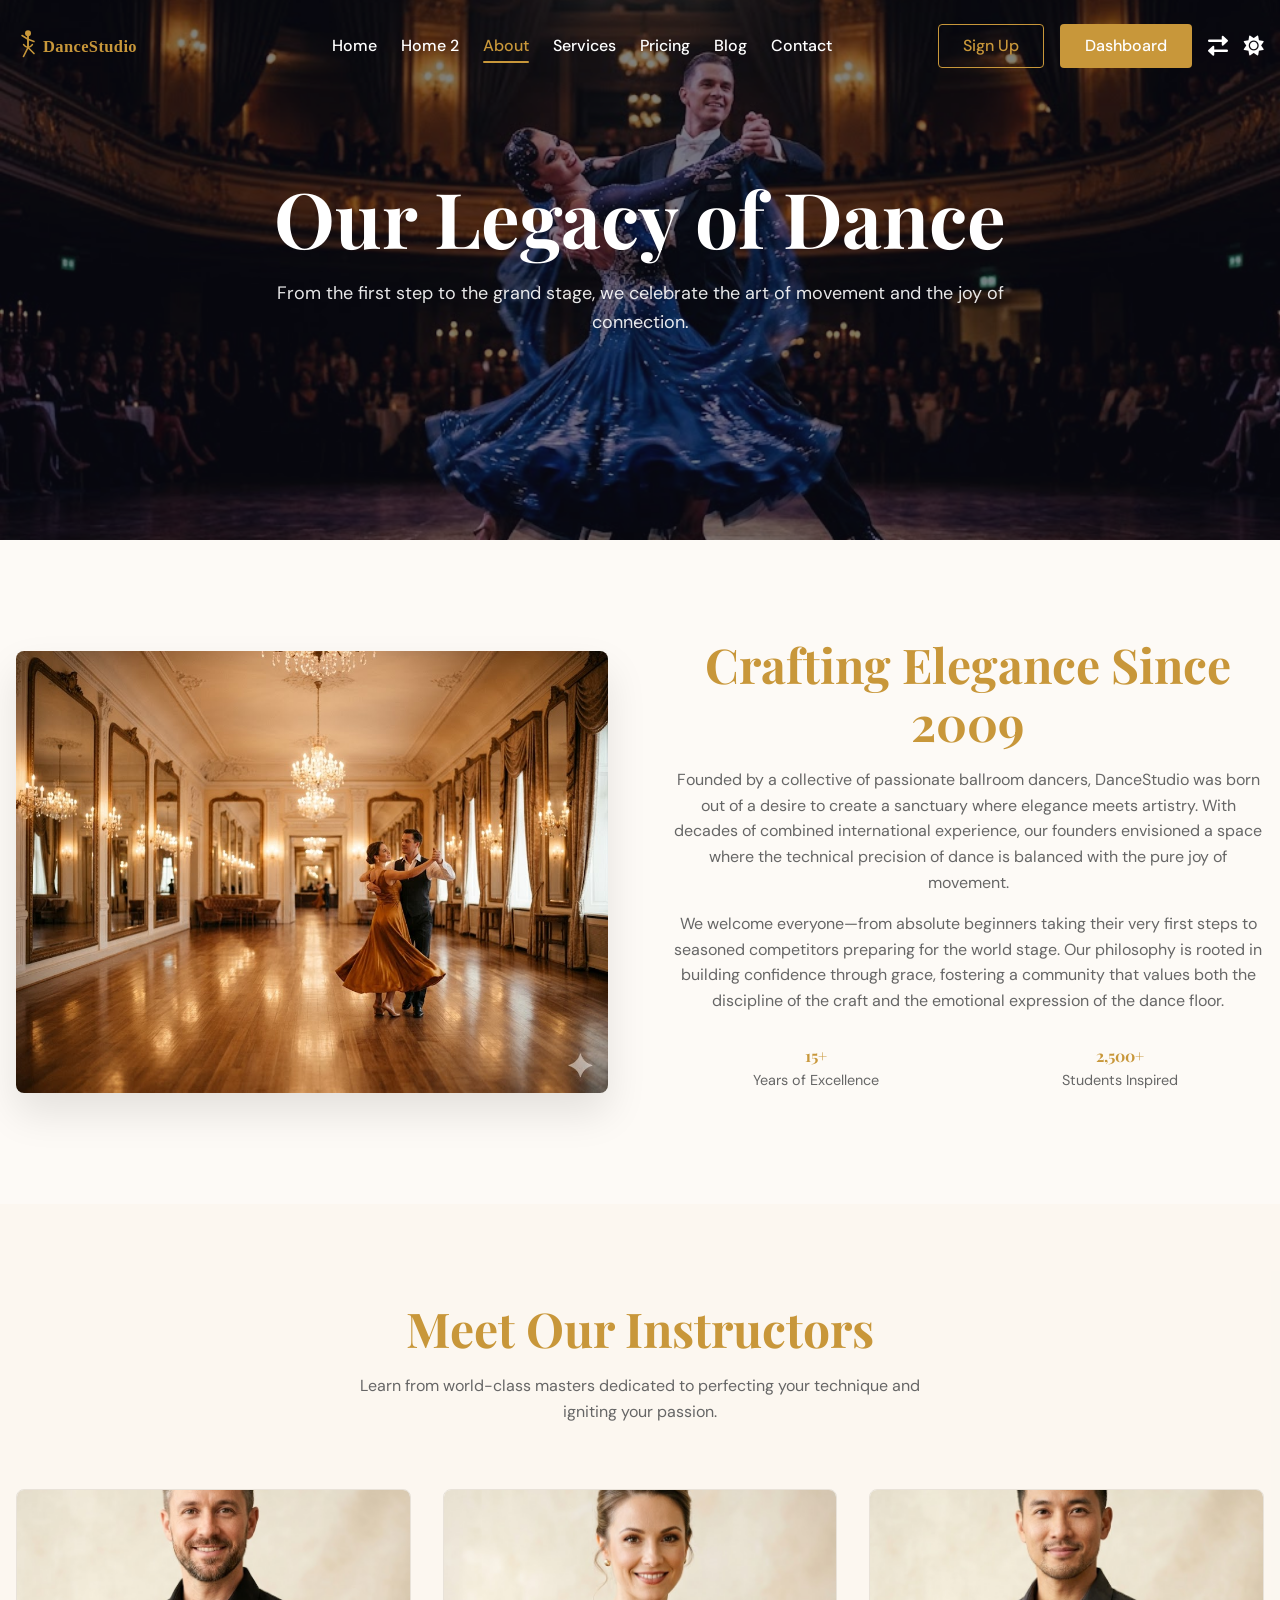
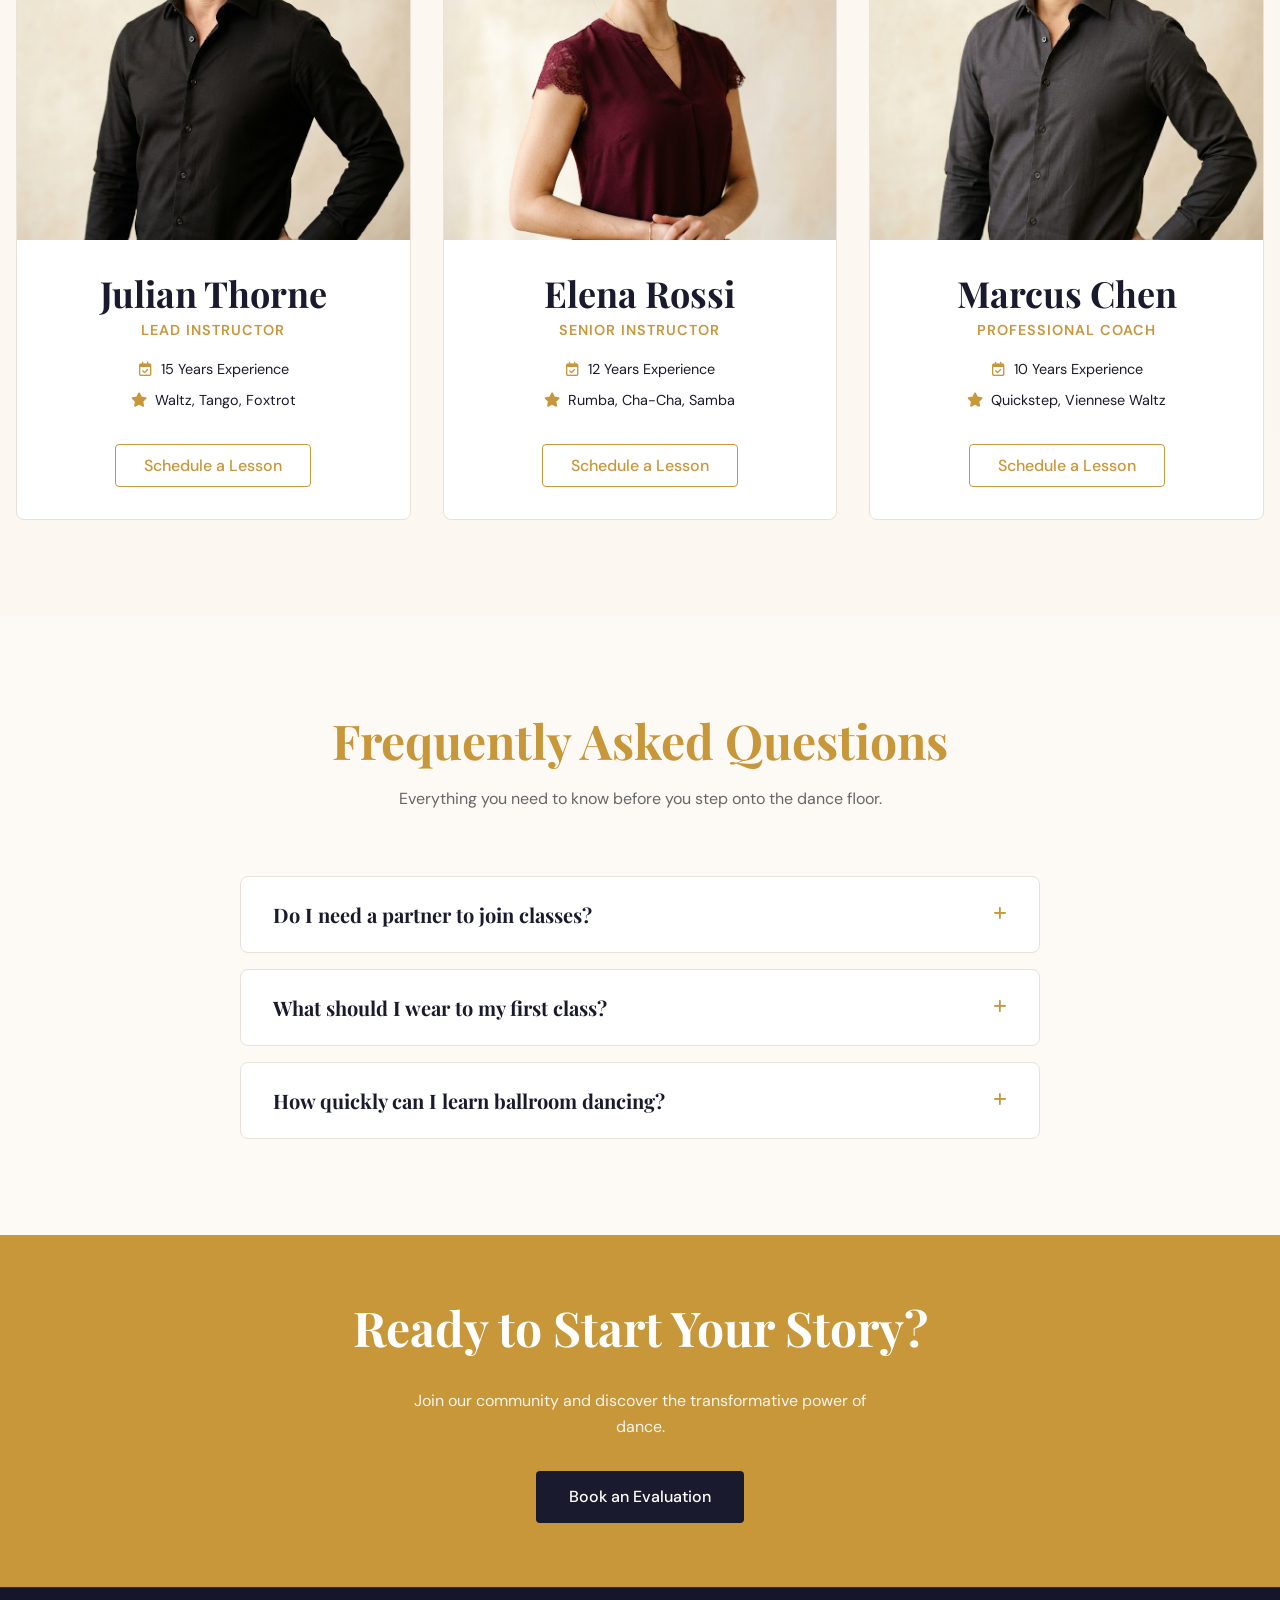
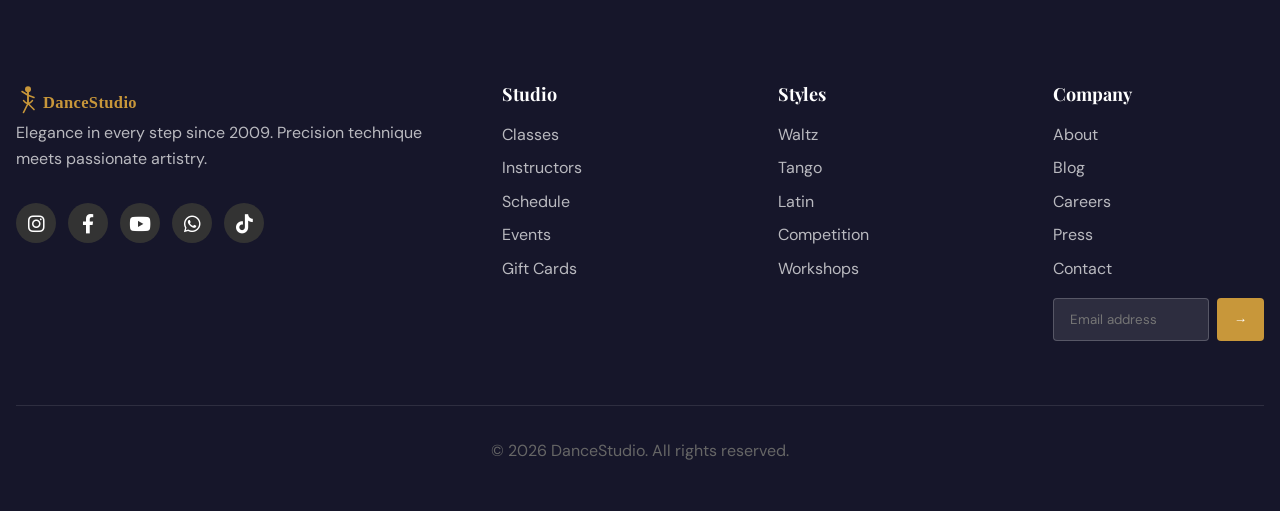
<file: about.html>
<!DOCTYPE html>
<html lang="en" dir="ltr" data-theme="light">

<head>
  <meta charset="UTF-8">
  <meta name="viewport" content="width=device-width, initial-scale=1.0">
  <title>DanceStudio | About Us</title>
  <link rel="icon" type="image/svg+xml" href="assets/images/favicon.svg">
  <meta name="description"
    content="Discover the story and passion behind DanceStudio. Meet our world-class instructors.">
  <link
    href="https://fonts.googleapis.com/css2?family=Playfair+Display:ital,wght@0,400;0,700;1,400&family=DM+Sans:wght@300;400;500;600&display=swap"
    rel="stylesheet">
  <link rel="stylesheet" href="assets/css/style.css">
  <link rel="stylesheet" href="https://cdnjs.cloudflare.com/ajax/libs/font-awesome/6.0.0/css/all.min.css">
  <link rel="stylesheet" href="assets/css/rtl.css">
</head>

<body>

  <!-- Drawer Nav -->
  <div class="drawer-overlay"></div>
  <nav class="nav-drawer">
    <button class="drawer-close" aria-label="Close menu">&times;</button>
    <div class="drawer-links">
      <a href="index.html">Home</a>
      <a href="home2.html">Home 2</a>
      <a href="about.html" class="active">About</a>
      <a href="services.html">Services</a>
      <a href="pricing.html">Pricing</a>
      <a href="blog.html">Blog</a>
      <a href="contact.html">Contact</a>
    </div>
    <div class="drawer-actions">
      <div class="drawer-toggles">
        <button class="btn-icon rtl-toggle" aria-label="Toggle RTL" title="Toggle RTL"><i
            class="fa-solid fa-right-left"></i></button>
        <button class="btn-icon theme-toggle" aria-label="Toggle dark mode" title="Toggle Theme"><i
            class="fa-solid fa-moon"></i></button>
      </div>
      <a href="login.html" class="btn btn-outline" style="padding: 8px 24px;">Sign Up</a>
      <a href="dashboard.html" class="btn btn-primary" style="padding: 8px 24px;">Dashboard</a>
    </div>
  </nav>

  <!-- Main Nav -->
  <nav class="navbar">
    <div class="container">
      <a href="index.html" class="logo">
        <img src="assets/images/logo.svg" alt="DanceStudio" style="height: 36px; width: auto;">
      </a>
      <div class="nav-links">
        <a href="index.html">Home</a>
        <a href="home2.html">Home 2</a>
        <a href="about.html" class="active">About</a>
        <a href="services.html">Services</a>
        <a href="pricing.html">Pricing</a>
        <a href="blog.html">Blog</a>
        <a href="contact.html">Contact</a>
      </div>
      <div class="nav-actions">
        <a href="login.html" class="btn btn-outline" style="padding: 8px 24px;">Sign Up</a>
        <a href="dashboard.html" class="btn btn-primary" style="padding: 8px 24px;">Dashboard</a>
        <button class="btn-icon rtl-toggle" aria-label="Toggle RTL" title="Toggle RTL"><i
            class="fa-solid fa-right-left"></i></button>
        <button class="btn-icon theme-toggle" aria-label="Toggle dark mode" title="Toggle Theme"><i
            class="fa-solid fa-moon"></i></button>
      </div>
      <button class="hamburger" aria-label="Open menu"><i class="fa-solid fa-bars"></i></button>
    </div>
  </nav>

  <!-- Section 1: Hero -->
  <section class="hero" style="background-image: url('assets/images/about-hero.png'); min-height: 400px; height: 60vh;">
    <div class="container">
      <div class="hero-content">
        <h1 class="fade-in-up" style="transition-delay: 150ms;">Our Legacy of Dance</h1>
        <p class="fade-in-up" style="transition-delay: 300ms;">From the first step to the grand stage, we celebrate the
          art of movement and the joy of connection.</p>
      </div>
    </div>
  </section>

  <!-- Section 2: Our Story -->
  <section class="section-padding">
    <div class="container">
      <div class="about-split">
        <div class="fade-in-up">
          <img src="assets/images/about-1.png" alt="Dance Studio" class="about-img">
        </div>
        <div class="fade-in-up" style="transition-delay: 200ms; text-align: center;">
          <h2 class="text-primary mb-4">Crafting Elegance Since 2009</h2>
          <p>Founded by a collective of passionate ballroom dancers, DanceStudio was born out of a desire to create a
            sanctuary where elegance meets artistry. With decades of combined international experience, our founders
            envisioned a space where the technical precision of dance is balanced with the pure joy of movement.</p>
          <p class="mb-6">We welcome everyone—from absolute beginners taking their very first steps to seasoned
            competitors preparing for the world stage. Our philosophy is rooted in building confidence through grace,
            fostering a community that values both the discipline of the craft and the emotional expression of the dance
            floor.</p>
          <div style="display: grid; grid-template-columns: 1fr 1fr; gap: var(--spacing-4); text-align: center;">
            <div>
              <h4 class="text-primary mb-1">15+</h4>
              <p style="font-size: 0.9rem;">Years of Excellence</p>
            </div>
            <div>
              <h4 class="text-primary mb-1">2,500+</h4>
              <p style="font-size: 0.9rem;">Students Inspired</p>
            </div>
          </div>
        </div>
      </div>
    </div>
  </section>

  <!-- Section 3: Instructor Bios -->
  <section class="section-padding" style="background: rgba(200, 151, 58, 0.03);">
    <div class="container">
      <div class="text-center fade-in-up mb-8">
        <h2 class="text-primary">Meet Our Instructors</h2>
        <p style="max-width: 600px; margin: 0 auto;">Learn from world-class masters dedicated to perfecting your
          technique and igniting your passion.</p>
      </div>
      <div class="grid instructors-grid">

        <!-- Instructor 1 -->
        <div class="card instructor-profile-card fade-in-up" style="display: flex; flex-direction: column;">
          <div class="instructor-img-wrapper">
            <img src="assets/images/YOUR_GENERATED_IMAGE_1.jpg" alt="Julian Thorne" class="instructor-img">
          </div>
          <div class="instructor-info" style="flex: 1; display: flex; flex-direction: column; text-align: center;">
            <h3 class="mb-1">Julian Thorne</h3>
            <span class="instructor-title">Lead Instructor</span>
            <div class="instructor-meta" style="align-items: center;">
              <p style="justify-content: center;"><i class="fa-regular fa-calendar-check"></i> 15 Years Experience</p>
              <p style="justify-content: center;"><i class="fa-solid fa-star"></i> Waltz, Tango, Foxtrot</p>
            </div>
            <div style="margin-top: auto; padding-top: var(--spacing-5); text-align: center;">
              <a href="pricing.html" class="btn btn-outline" style="padding: 8px 28px;">Schedule a Lesson</a>
            </div>
          </div>
        </div>

        <!-- Instructor 2 -->
        <div class="card instructor-profile-card fade-in-up"
          style="transition-delay: 100ms; display: flex; flex-direction: column;">
          <div class="instructor-img-wrapper">
            <img src="assets/images/YOUR_GENERATED_IMAGE_2.jpg" alt="Elena Rossi" class="instructor-img">
          </div>
          <div class="instructor-info" style="flex: 1; display: flex; flex-direction: column; text-align: center;">
            <h3 class="mb-1">Elena Rossi</h3>
            <span class="instructor-title">Senior Instructor</span>
            <div class="instructor-meta" style="align-items: center;">
              <p style="justify-content: center;"><i class="fa-regular fa-calendar-check"></i> 12 Years Experience</p>
              <p style="justify-content: center;"><i class="fa-solid fa-star"></i> Rumba, Cha-Cha, Samba</p>
            </div>
            <div style="margin-top: auto; padding-top: var(--spacing-5); text-align: center;">
              <a href="pricing.html" class="btn btn-outline" style="padding: 8px 28px;">Schedule a Lesson</a>
            </div>
          </div>
        </div>

        <!-- Instructor 3 -->
        <div class="card instructor-profile-card fade-in-up"
          style="transition-delay: 200ms; display: flex; flex-direction: column;">
          <div class="instructor-img-wrapper">
            <img src="assets/images/YOUR_GENERATED_IMAGE_3.jpg" alt="Marcus Chen" class="instructor-img">
          </div>
          <div class="instructor-info" style="flex: 1; display: flex; flex-direction: column; text-align: center;">
            <h3 class="mb-1">Marcus Chen</h3>
            <span class="instructor-title">Professional Coach</span>
            <div class="instructor-meta" style="align-items: center;">
              <p style="justify-content: center;"><i class="fa-regular fa-calendar-check"></i> 10 Years Experience</p>
              <p style="justify-content: center;"><i class="fa-solid fa-star"></i> Quickstep, Viennese Waltz</p>
            </div>
            <div style="margin-top: auto; padding-top: var(--spacing-5); text-align: center;">
              <a href="pricing.html" class="btn btn-outline" style="padding: 8px 28px;">Schedule a Lesson</a>
            </div>
          </div>
        </div>

      </div>
    </div>
  </section>

  <!-- Section 4: FAQ Section -->
  <section class="section-padding">
    <div class="container">
      <div class="text-center fade-in-up mb-8">
        <h2 class="text-primary">Frequently Asked Questions</h2>
        <p style="max-width: 600px; margin: 0 auto;">Everything you need to know before you step onto the dance floor.
        </p>
      </div>
      <div class="faq-container fade-in-up" style="max-width: 800px; margin: 0 auto;">

        <div class="faq-item">
          <button class="faq-question">
            <span>Do I need a partner to join classes?</span>
            <i class="fa-solid fa-plus"></i>
          </button>
          <div class="faq-answer">
            <p>No partner is required! We rotate students in group classes to ensure everyone gets to dance and learn
              how to lead or follow with different partners. It's a great way to meet people and improve your
              versatility as a dancer.</p>
          </div>
        </div>

        <div class="faq-item">
          <button class="faq-question">
            <span>What should I wear to my first class?</span>
            <i class="fa-solid fa-plus"></i>
          </button>
          <div class="faq-answer">
            <p>Wear comfortable clothing that allows for easy movement. For footwear, we recommend leather-soled shoes
              or formal shoes. Avoid rubber soles (like sneakers) as they can grip the floor too much. Once you're
              regular, we can recommend professional dance shoes.</p>
          </div>
        </div>

        <div class="faq-item">
          <button class="faq-question">
            <span>How quickly can I learn ballroom dancing?</span>
            <i class="fa-solid fa-plus"></i>
          </button>
          <div class="faq-answer">
            <p>Everyone learns at their own pace, but most students feel comfortable with basic steps after 4-6 lessons.
              Consistency is key to building muscle memory and confidence. We offer personalized tracks to help you
              reach your specific goals faster.</p>
          </div>
        </div>

      </div>
    </div>
  </section>

  <!-- Section 5: CTA Banner -->
  <section class="cta-banner fade-in-up">
    <div class="container" style="display: flex; flex-direction: column; align-items: center; text-align: center;">
      <h2>Ready to Start Your Story?</h2>
      <p class="mb-6" style="max-width: 500px; color: rgba(255,255,255,0.9);">Join our community and discover the
        transformative power of dance.</p>
      <a href="contact.html" class="btn" style="background: var(--secondary); color: #fff;">Book an Evaluation</a>
    </div>
  </section>

  <!-- Footer -->
  <footer class="footer">
    <div class="container">
      <div class="footer-grid fade-in-up">
        <div style="text-align: inherit;">
          <a href="index.html" class="logo">
            <img src="assets/images/logo.svg" alt="DanceStudio" style="height: 36px; width: auto;">
          </a>
          <p class="footer-desc">Elegance in every step since 2009. Precision technique meets passionate artistry.</p>
          <div class="social-icons">
            <a href="#" class="social-icon instagram" aria-label="Instagram"><i class="fab fa-instagram"></i></a>
            <a href="#" class="social-icon facebook" aria-label="Facebook"><i class="fab fa-facebook-f"></i></a>
            <a href="#" class="social-icon youtube" aria-label="YouTube"><i class="fab fa-youtube"></i></a>
            <a href="#" class="social-icon whatsapp" aria-label="WhatsApp"><i class="fab fa-whatsapp"></i></a>
            <a href="#" class="social-icon tiktok" aria-label="TikTok"><i class="fab fa-tiktok"></i></a>
          </div>
        </div>
        <div>
          <h4 class="footer-heading">Studio</h4>
          <ul class="footer-links">
            <li><a href="services.html">Classes</a></li>
            <li><a href="home2.html">Instructors</a></li>
            <li><a href="#">Schedule</a></li>
            <li><a href="#">Events</a></li>
            <li><a href="#">Gift Cards</a></li>
          </ul>
        </div>
        <div>
          <h4 class="footer-heading">Styles</h4>
          <ul class="footer-links">
            <li><a href="services.html">Waltz</a></li>
            <li><a href="services.html">Tango</a></li>
            <li><a href="services.html">Latin</a></li>
            <li><a href="services.html">Competition</a></li>
            <li><a href="services.html">Workshops</a></li>
          </ul>
        </div>
        <div>
          <h4 class="footer-heading">Company</h4>
          <ul class="footer-links">
            <li><a href="about.html">About</a></li>
            <li><a href="blog.html">Blog</a></li>
            <li><a href="#">Careers</a></li>
            <li><a href="#">Press</a></li>
            <li><a href="contact.html">Contact</a></li>
          </ul>
          <form class="newsletter-form mt-4">
            <input type="email" class="form-control" placeholder="Email address" required>
            <button type="submit" class="btn btn-primary" style="padding: 12px 16px;">&rarr;</button>
          </form>
        </div>
      </div>
      <div class="footer-bottom fade-in-up">
        <p>&copy; 2026 DanceStudio. All rights reserved.</p>
      </div>
    </div>
  </footer>

  <button class="back-to-top" aria-label="Back to top">↑</button>
  <script src="assets/js/main.js"></script>
  <script>
    // FAQ Accordion Logic
    document.querySelectorAll('.faq-question').forEach(button => {
      button.addEventListener('click', () => {
        const faqItem = button.parentElement;
        const isActive = faqItem.classList.contains('active');

        // Close all other FAQ items
        document.querySelectorAll('.faq-item').forEach(item => {
          item.classList.remove('active');
          item.querySelector('i').classList.replace('fa-minus', 'fa-plus');
        });

        if (!isActive) {
          faqItem.classList.add('active');
          button.querySelector('i').classList.replace('fa-plus', 'fa-minus');
        }
      });
    });
  </script>
</body>

</html>
</file>
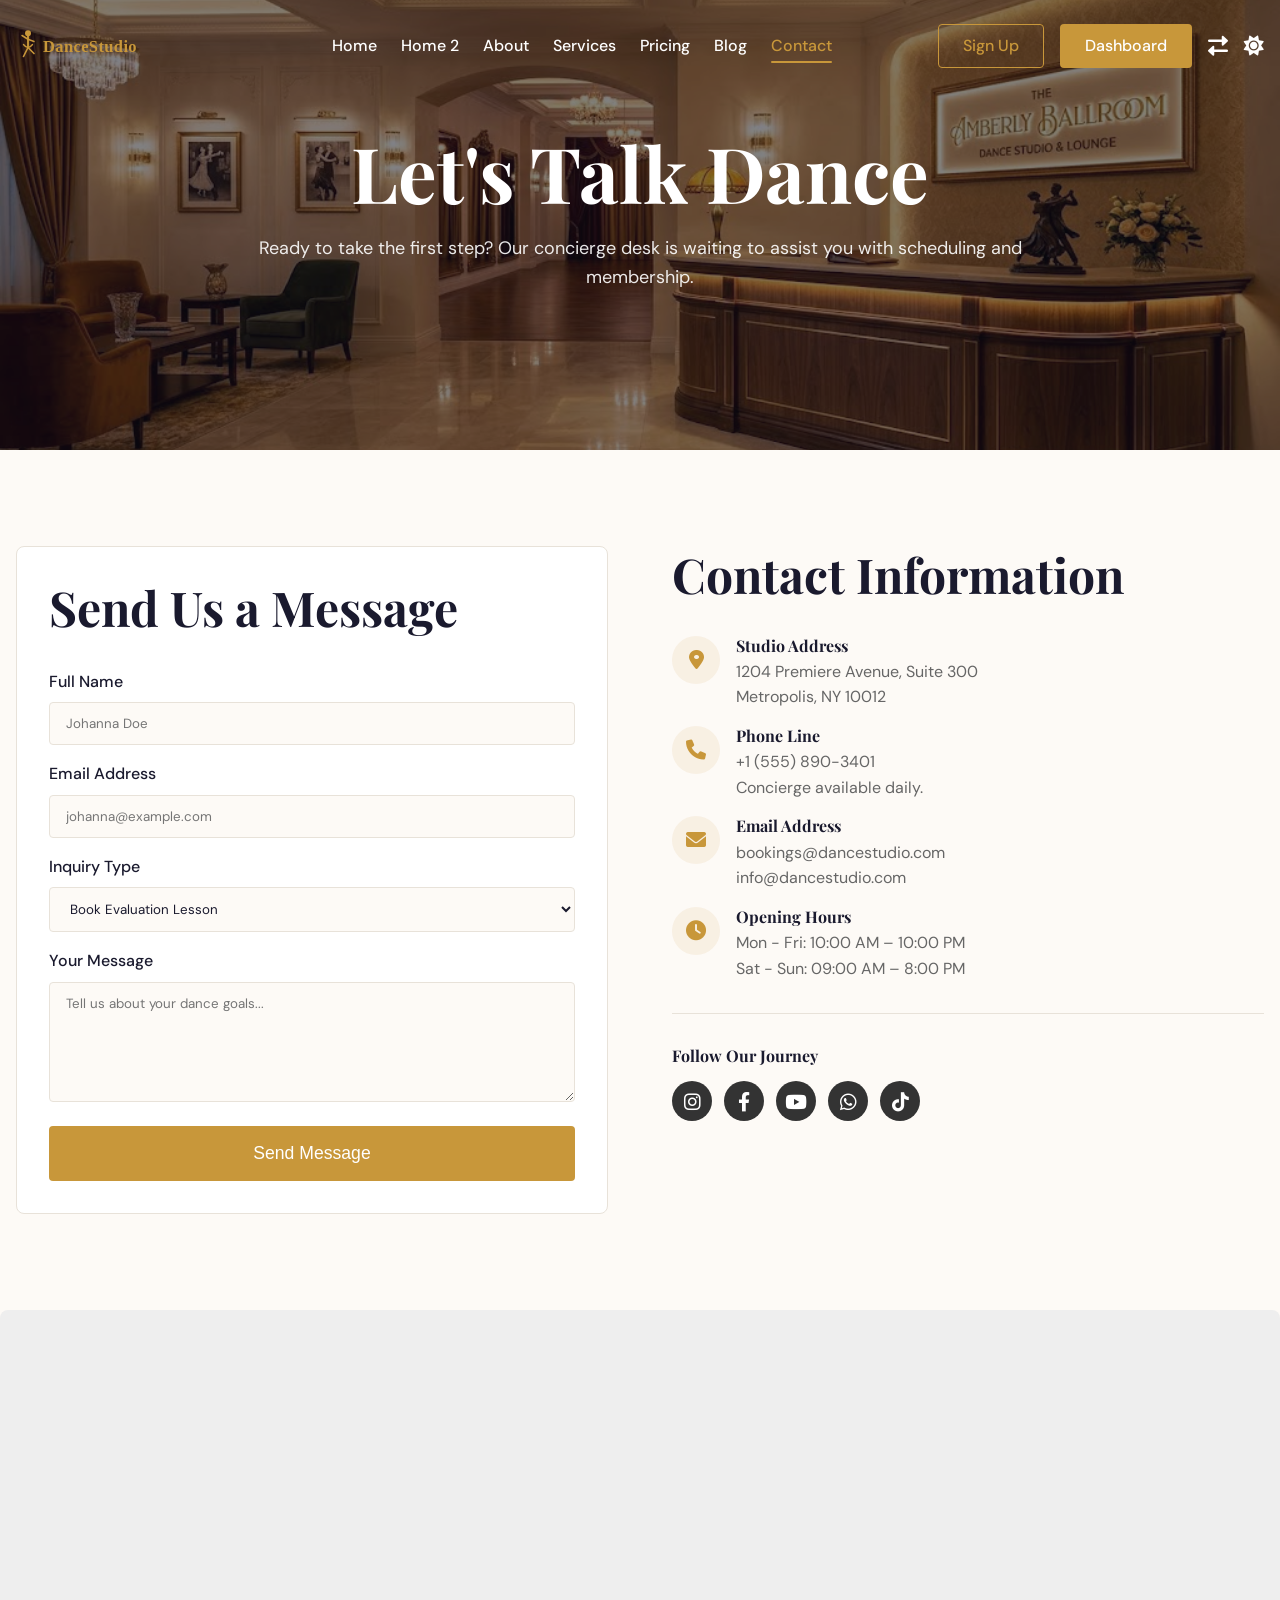
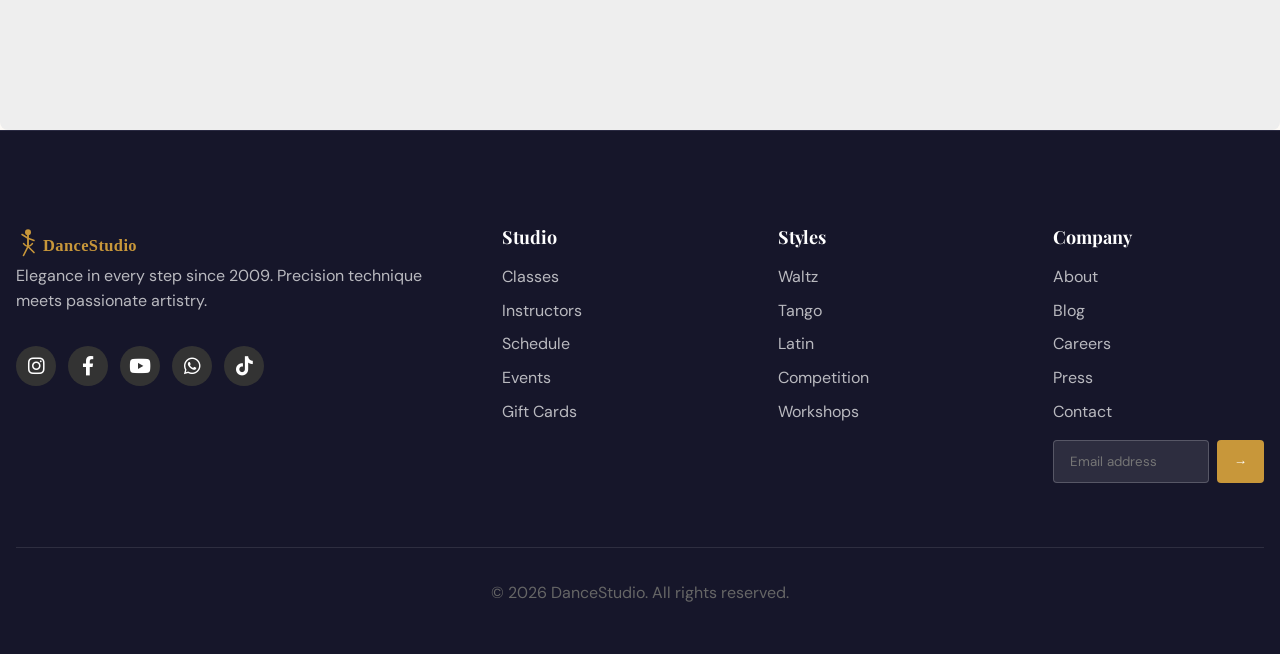
<file: contact.html>
<!DOCTYPE html>
<html lang="en" dir="ltr" data-theme="light">

<head>
  <meta charset="UTF-8">
  <meta name="viewport" content="width=device-width, initial-scale=1.0">
  <title>DanceStudio | Reach Out</title>
  <link rel="icon" type="image/svg+xml" href="assets/images/favicon.svg">
  <meta name="description" content="Connect with our experts.">
  <link
    href="https://fonts.googleapis.com/css2?family=Playfair+Display:ital,wght@0,400;0,700;1,400&family=DM+Sans:wght@300;400;500;600&display=swap"
    rel="stylesheet">
  <link rel="stylesheet" href="assets/css/style.css">
  <link rel="stylesheet" href="https://cdnjs.cloudflare.com/ajax/libs/font-awesome/6.0.0/css/all.min.css">
  <link rel="stylesheet" href="assets/css/rtl.css">
</head>

<body>

  <!-- Drawer Nav -->
  <div class="drawer-overlay"></div>
  <nav class="nav-drawer">
    <button class="drawer-close" aria-label="Close menu">&times;</button>
    <div class="drawer-links">
      <a href="index.html">Home</a>
      <a href="home2.html">Home 2</a>
      <a href="about.html">About</a>
      <a href="services.html">Services</a>
      <a href="pricing.html">Pricing</a>
      <a href="blog.html">Blog</a>
      <a href="contact.html" class="active">Contact</a>
    </div>
    <div class="drawer-actions">
      <div class="drawer-toggles">
        <button class="btn-icon rtl-toggle" aria-label="Toggle RTL" title="Toggle RTL"><i
            class="fa-solid fa-right-left"></i></button>
        <button class="btn-icon theme-toggle" aria-label="Toggle dark mode" title="Toggle Theme"><i
            class="fa-solid fa-moon"></i></button>
      </div>
      <a href="login.html" class="btn btn-outline" style="padding: 8px 24px;">Sign Up</a>
      <a href="dashboard.html" class="btn btn-primary" style="padding: 8px 24px;">Dashboard</a>
    </div>
  </nav>

  <!-- Main Nav -->
  <nav class="navbar">
    <div class="container">
      <a href="index.html" class="logo">
        <img src="assets/images/logo.svg" alt="DanceStudio" style="height: 36px; width: auto;">
      </a>
      <div class="nav-links">
        <a href="index.html">Home</a>
        <a href="home2.html">Home 2</a>
        <a href="about.html">About</a>
        <a href="services.html">Services</a>
        <a href="pricing.html">Pricing</a>
        <a href="blog.html">Blog</a>
        <a href="contact.html" class="active">Contact</a>
      </div>
      <div class="nav-actions">
        <a href="login.html" class="btn btn-outline" style="padding: 8px 24px;">Sign Up</a>
        <a href="dashboard.html" class="btn btn-primary" style="padding: 8px 24px;">Dashboard</a>
        <button class="btn-icon rtl-toggle" aria-label="Toggle RTL" title="Toggle RTL"><i
            class="fa-solid fa-right-left"></i></button>
        <button class="btn-icon theme-toggle" aria-label="Toggle dark mode" title="Toggle Theme"><i
            class="fa-solid fa-moon"></i></button>
      </div>
      <button class="hamburger" aria-label="Open menu"><i class="fa-solid fa-bars"></i></button>
    </div>
  </nav>

  <!-- Section 1: Hero -->
  <!-- Using 'dance shoes floor' style image for contact hero -->
  <section class="hero"
    style="background-image: url('assets/images/contact-hero.jpg'); min-height: 450px; height: 50vh;">
    <div class="container">
      <div class="hero-content">
        <h1 class="fade-in-up" style="transition-delay: 150ms;">Let's Talk Dance</h1>
        <p class="fade-in-up" style="transition-delay: 300ms;">Ready to take the first step? Our concierge desk is
          waiting to assist you with scheduling and membership.</p>
      </div>
    </div>
  </section>

  <!-- Section 2: Contact Form & Info -->
  <section class="section-padding">
    <div class="container">
      <div class="contact-grid">

        <!-- Form Area (Left) -->
        <div class="fade-in-up"
          style="background: var(--surface-color); padding: var(--spacing-6); border: 1px solid var(--border-color); border-radius: 8px;">
          <h2 class="mb-6">Send Us a Message</h2>
          <form id="contact-form">
            <div class="form-group">
              <label for="name" class="form-label">Full Name</label>
              <input type="text" id="name" class="form-control" placeholder="Johanna Doe">
              <span class="error-msg" id="name-error">Please enter your full name.</span>
            </div>

            <div class="form-group">
              <label for="email" class="form-label">Email Address</label>
              <input type="email" id="email" class="form-control" placeholder="johanna@example.com">
              <span class="error-msg" id="email-error">Please enter a valid email address.</span>
            </div>

            <div class="form-group">
              <label for="subject" class="form-label">Inquiry Type</label>
              <select id="subject" class="form-control">
                <option value="evaluation">Book Evaluation Lesson</option>
                <option value="wedding">Wedding Dance Prep</option>
                <option value="competition">Pro-Am Competition</option>
                <option value="events">Studio Events/Rentals</option>
                <option value="general">General Inquiry</option>
              </select>
            </div>

            <div class="form-group">
              <label for="message" class="form-label">Your Message</label>
              <textarea id="message" class="form-control" placeholder="Tell us about your dance goals..."></textarea>
              <span class="error-msg" id="message-error">Please enter a message.</span>
            </div>

            <button type="submit" class="btn btn-primary" style="width: 100%; font-size: 1.1rem; padding: 16px;">Send
              Message</button>
          </form>
        </div>

        <!-- Info Area (Right) -->
        <div class="fade-in-up" style="transition-delay: 150ms;">
          <h2 class="mb-6">Contact Information</h2>

          <div class="contact-info-card">
            <div class="contact-icon"><i class="fa-solid fa-location-dot"></i></div>
            <div style="text-align: inherit;">
              <h4 class="mb-1">Studio Address</h4>
              <p style="margin: 0;">1204 Premiere Avenue, Suite 300<br>Metropolis, NY 10012</p>
            </div>
          </div>

          <div class="contact-info-card">
            <div class="contact-icon"><i class="fa-solid fa-phone"></i></div>
            <div style="text-align: inherit;">
              <h4 class="mb-1">Phone Line</h4>
              <p style="margin: 0;">+1 (555) 890-3401<br>Concierge available daily.</p>
            </div>
          </div>

          <div class="contact-info-card">
            <div class="contact-icon"><i class="fa-solid fa-envelope"></i></div>
            <div style="text-align: inherit;">
              <h4 class="mb-1">Email Address</h4>
              <p style="margin: 0;">bookings@dancestudio.com<br>info@dancestudio.com</p>
            </div>
          </div>

          <div class="contact-info-card">
            <div class="contact-icon"><i class="fa-solid fa-clock"></i></div>
            <div style="text-align: inherit;">
              <h4 class="mb-1">Opening Hours</h4>
              <p style="margin: 0;">Mon - Fri: 10:00 AM – 10:00 PM<br>Sat - Sun: 09:00 AM – 8:00 PM</p>
            </div>
          </div>

          <!-- Social Icons block -->
          <div
            style="margin-top: var(--spacing-6); border-top: 1px solid var(--border-color); padding-top: var(--spacing-6);">
            <h4 class="mb-4">Follow Our Journey</h4>
            <div class="social-icons">
              <a href="#" class="social-icon instagram" aria-label="Instagram"><i class="fab fa-instagram"></i></a>
              <a href="#" class="social-icon facebook" aria-label="Facebook"><i class="fab fa-facebook-f"></i></a>
              <a href="#" class="social-icon youtube" aria-label="YouTube"><i class="fab fa-youtube"></i></a>
              <a href="#" class="social-icon whatsapp" aria-label="WhatsApp"><i class="fab fa-whatsapp"></i></a>
              <a href="#" class="social-icon tiktok" aria-label="TikTok"><i class="fab fa-tiktok"></i></a>
            </div>
          </div>

        </div>

      </div>
    </div>
  </section>

  <!-- Section 3: Full Width Map -->
  <section class="fade-in-up" style="padding-bottom: var(--spacing-0);">
    <div class="map-container" style="height: 420px;">
      <iframe
        src="https://www.google.com/maps/embed?pb=!1m18!1m12!1m3!1d3022.617424424316!2d-73.99076327655334!3d40.74844047138961!2m3!1f0!2f0!3f0!3m2!1i1024!2i768!4f13.1!3m3!1m2!1s0x89c259a9b3117469%3A0xd134e199a405a163!2sEmpire%20State%20Building!5e0!3m2!1sen!2sus!4v1718000000000!5m2!1sen!2sus"
        width="100%" height="100%" style="border: 0; position: absolute; top: 0; left: 0;" allowfullscreen=""
        loading="lazy" referrerpolicy="no-referrer-when-downgrade">
      </iframe>
    </div>
  </section>
  <!-- Footer -->
  <footer class="footer">
    <div class="container">
      <div class="footer-grid fade-in-up">
        <div style="text-align: inherit;">
          <a href="index.html" class="logo">
            <img src="assets/images/logo.svg" alt="DanceStudio" style="height: 36px; width: auto;">
          </a>
          <p class="footer-desc">Elegance in every step since 2009. Precision technique meets passionate artistry.</p>
          <div class="social-icons">
            <a href="#" class="social-icon instagram" aria-label="Instagram"><i class="fab fa-instagram"></i></a>
            <a href="#" class="social-icon facebook" aria-label="Facebook"><i class="fab fa-facebook-f"></i></a>
            <a href="#" class="social-icon youtube" aria-label="YouTube"><i class="fab fa-youtube"></i></a>
            <a href="#" class="social-icon whatsapp" aria-label="WhatsApp"><i class="fab fa-whatsapp"></i></a>
            <a href="#" class="social-icon tiktok" aria-label="TikTok"><i class="fab fa-tiktok"></i></a>
          </div>
        </div>
        <div>
          <h4 class="footer-heading">Studio</h4>
          <ul class="footer-links">
            <li><a href="services.html">Classes</a></li>
            <li><a href="home2.html">Instructors</a></li>
            <li><a href="#">Schedule</a></li>
            <li><a href="#">Events</a></li>
            <li><a href="#">Gift Cards</a></li>
          </ul>
        </div>
        <div>
          <h4 class="footer-heading">Styles</h4>
          <ul class="footer-links">
            <li><a href="services.html">Waltz</a></li>
            <li><a href="services.html">Tango</a></li>
            <li><a href="services.html">Latin</a></li>
            <li><a href="services.html">Competition</a></li>
            <li><a href="services.html">Workshops</a></li>
          </ul>
        </div>
        <div>
          <h4 class="footer-heading">Company</h4>
          <ul class="footer-links">
            <li><a href="about.html">About</a></li>
            <li><a href="blog.html">Blog</a></li>
            <li><a href="#">Careers</a></li>
            <li><a href="#">Press</a></li>
            <li><a href="contact.html">Contact</a></li>
          </ul>
          <form class="newsletter-form mt-4">
            <input type="email" class="form-control" placeholder="Email address" required>
            <button type="submit" class="btn btn-primary" style="padding: 12px 16px;">&rarr;</button>
          </form>
        </div>
      </div>
      <div class="footer-bottom fade-in-up">
        <p>&copy; 2026 DanceStudio. All rights reserved.</p>
      </div>
    </div>
  </footer>

  <button class="back-to-top" aria-label="Back to top">↑</button>
  <script src="assets/js/main.js"></script>
</body>

</html>
</file>
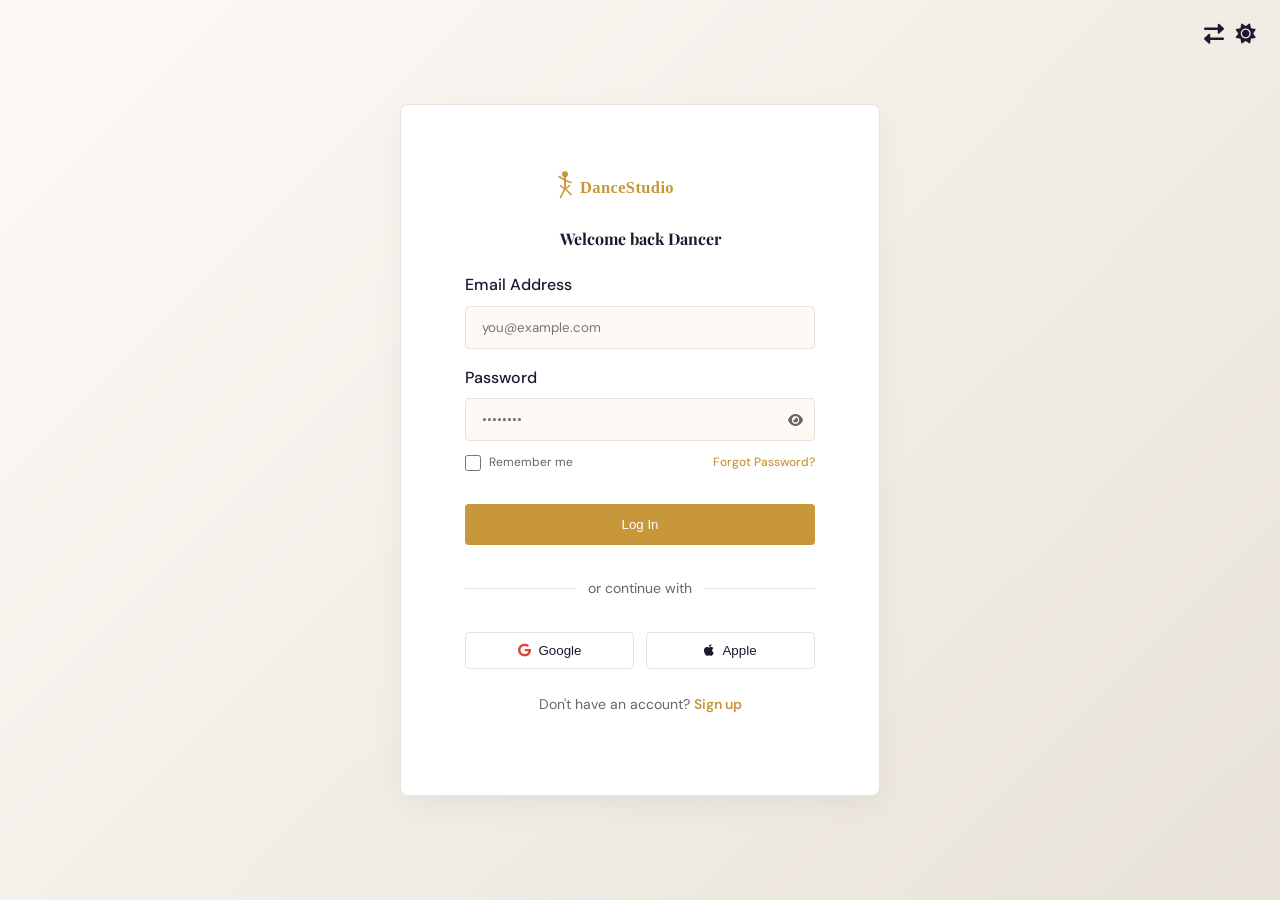
<file: login.html>
<!DOCTYPE html>
<html lang="en" dir="ltr" data-theme="light">

<head>
  <meta charset="UTF-8">
  <meta name="viewport" content="width=device-width, initial-scale=1.0">
  <title>DanceStudio | Login</title>
  <link rel="icon" type="image/svg+xml" href="assets/images/favicon.svg">
  <meta name="description" content="Login to your DanceStudio account">
  <link
    href="https://fonts.googleapis.com/css2?family=Playfair+Display:ital,wght@0,400;0,700;1,400&family=DM+Sans:wght@300;400;500;600&display=swap"
    rel="stylesheet">
  <link rel="stylesheet" href="assets/css/style.css">
  <link rel="stylesheet" href="https://cdnjs.cloudflare.com/ajax/libs/font-awesome/6.0.0/css/all.min.css">
  <link rel="stylesheet" href="assets/css/rtl.css">
</head>

<body class="auth-page">

  <!-- Auth Theme/RTL Controls (Simplified) -->
  <div style="position: fixed; top: 24px; right: 24px; display: flex; gap: 12px; z-index: 1000;">
    <button class="btn-icon rtl-toggle" aria-label="Toggle RTL" title="Toggle RTL"><i class="fa-solid fa-right-left"></i></button>
    <button class="btn-icon theme-toggle" aria-label="Toggle dark mode" title="Toggle Theme"><i class="fa-solid fa-moon"></i></button>
  </div>

  <div class="auth-card fade-in-up">
    <a href="index.html" class="logo" style="display: flex; justify-content: center; margin-bottom: 24px; width: 100%;">
      <img src="assets/images/logo.svg" alt="DanceStudio" style="height: 36px; width: auto; margin-left: 35px;">
    </a>
    <h3 style="font-size: 1rem; margin-bottom: 24px;">Welcome back Dancer</h3>

    <form id="register-form" action="dashboard.html">
      <div class="form-group">
        <label for="email" class="form-label">Email Address</label>
        <input type="email" id="email" class="form-control" placeholder="you@example.com" required>
      </div>

      <div class="form-group">
        <label for="password" class="form-label">Password</label>
        <div class="password-input">
          <input type="password" id="password" class="form-control" placeholder="••••••••" required>
          <button type="button" class="btn-eye" aria-label="Toggle password visibility"><i class="fa-solid fa-eye"></i></button>
        </div>
        <div class="auth-options">
          <div class="remember-me">
            <input type="checkbox" id="remember">
            <label for="remember">Remember me</label>
          </div>
          <a href="#" class="forgot-password">Forgot Password?</a>
        </div>
      </div>

      <button type="submit" class="btn btn-primary mt-4">Log In</button>
    </form>

    <div class="auth-divider">or continue with</div>

    <div class="social-auth">
      <button class="btn-social" aria-label="Login with Google">
        <i class="fab fa-google" style="color: #DB4437;"></i> Google
      </button>
      <button class="btn-social" aria-label="Login with Apple">
        <i class="fab fa-apple"></i> Apple
      </button>
    </div>

    <p style="margin-top: 24px; font-size: 0.875rem;">
      Don't have an account? <a href="register.html" style="color: var(--primary); font-weight: 600;">Sign up</a>
    </p>
  </div>

  <script src="assets/js/main.js"></script>
</body>

</html>
</file>
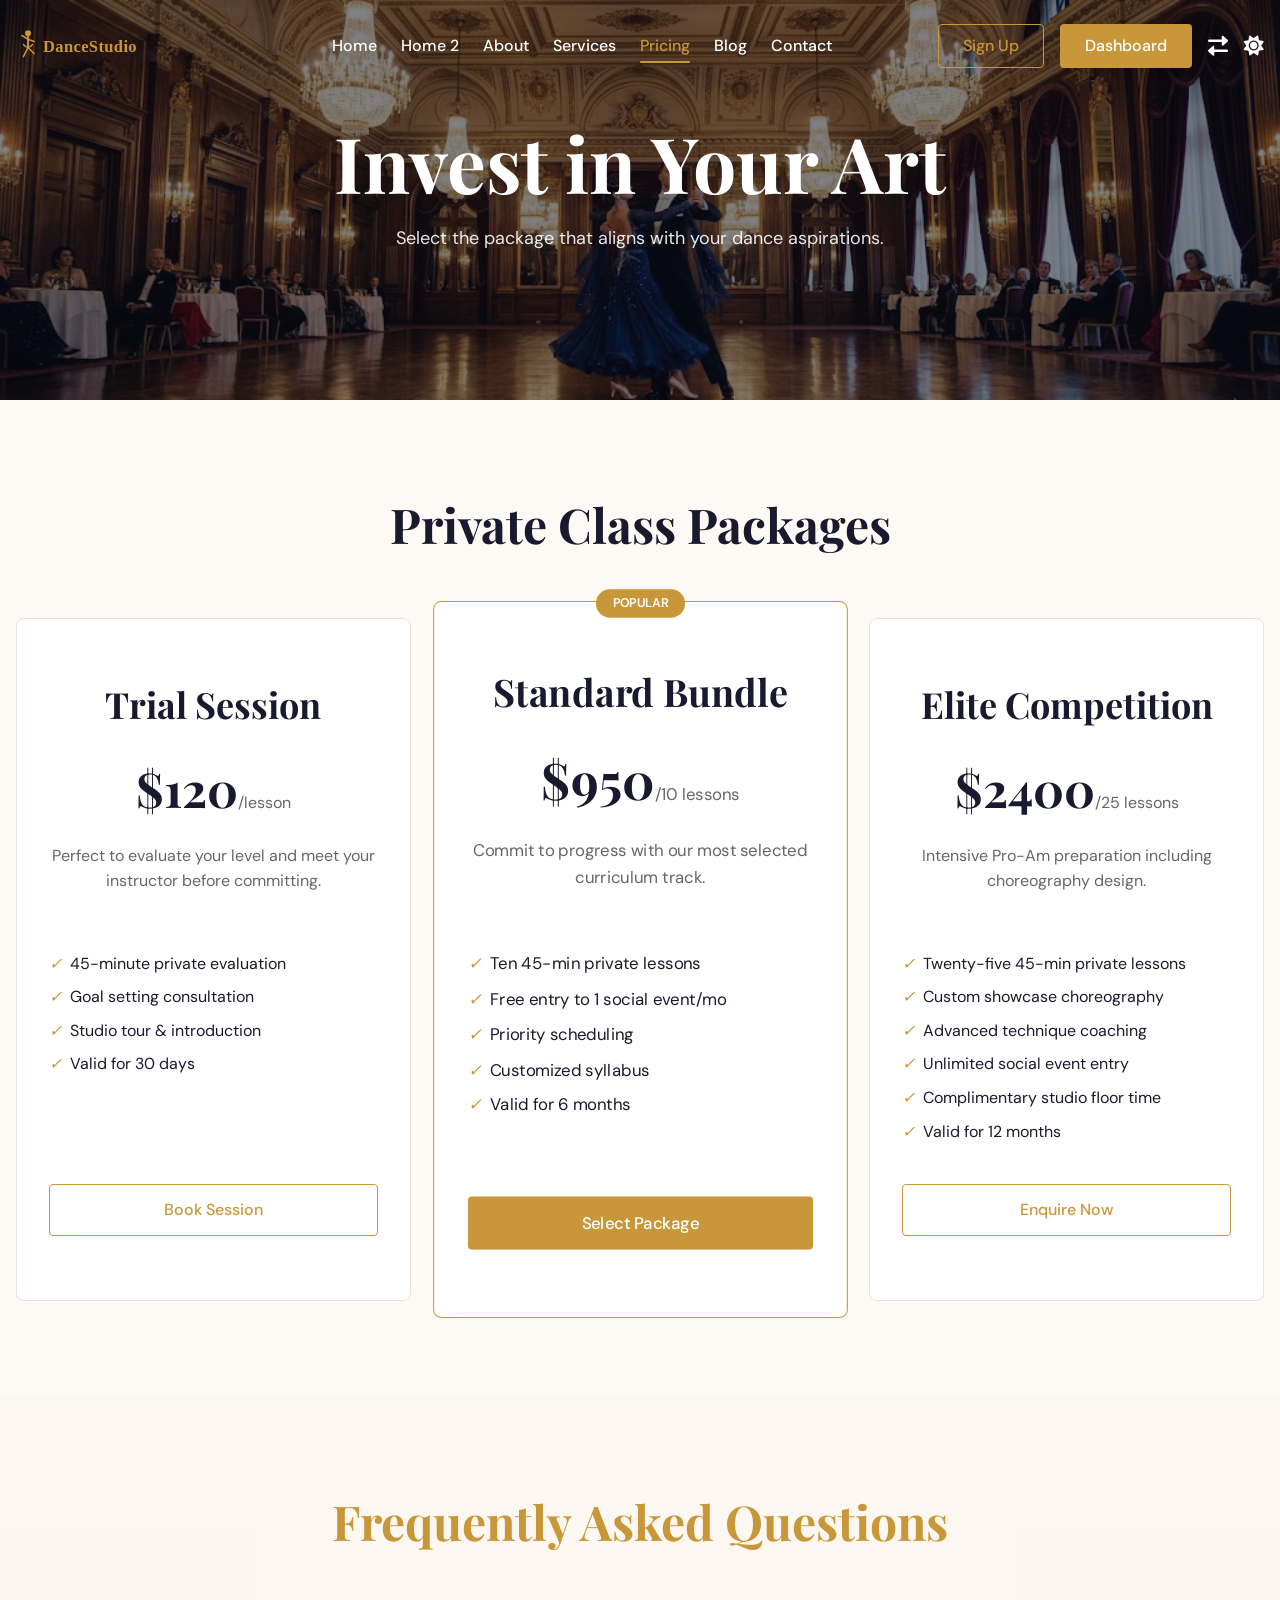
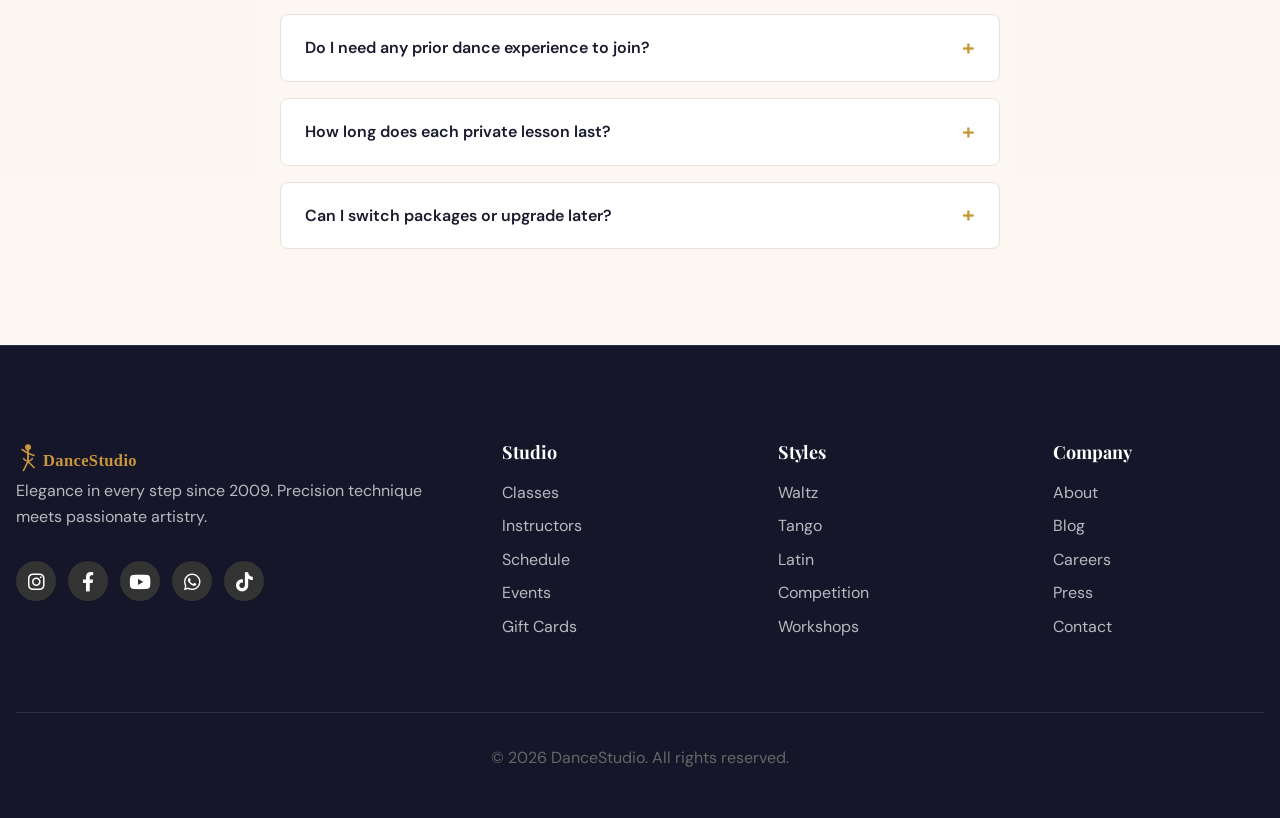
<file: pricing.html>
<!DOCTYPE html>
<html lang="en" dir="ltr" data-theme="light">

<head>
  <meta charset="UTF-8">
  <meta name="viewport" content="width=device-width, initial-scale=1.0">
  <title>DanceStudio | Pricing & Packages</title>
  <link rel="icon" type="image/svg+xml" href="assets/images/favicon.svg">
  <meta name="description" content="Luxury ballroom dance academy pricing.">
  <link
    href="https://fonts.googleapis.com/css2?family=Playfair+Display:ital,wght@0,400;0,700;1,400&family=DM+Sans:wght@300;400;500;600&display=swap"
    rel="stylesheet">
  <link rel="stylesheet" href="assets/css/style.css">
  <link rel="stylesheet" href="https://cdnjs.cloudflare.com/ajax/libs/font-awesome/6.0.0/css/all.min.css">
  <link rel="stylesheet" href="assets/css/rtl.css">
  <style>
    /* Specific adjustment for Pricing Page Tablet View (768px) */
    @media (min-width: 601px) and (max-width: 1024px) {
      .pricing-grid {
        grid-template-columns: repeat(2, 1fr) !important;
        display: grid !important;
      }

      .pricing-grid .card {
        grid-column: span 1 !important;
      }

      .pricing-grid .card:nth-child(3) {
        grid-column: 1 / span 2 !important;
        justify-self: center !important;
        width: 100% !important;
        /* Matches exactly the width of the cards in the 2-column grid above */
        max-width: calc(50% - var(--spacing-4)) !important;
      }
    }
  </style>
</head>

<body>

  <!-- Drawer Nav -->
  <div class="drawer-overlay"></div>
  <nav class="nav-drawer">
    <button class="drawer-close" aria-label="Close menu">&times;</button>
    <div class="drawer-links">
      <a href="index.html">Home</a>
      <a href="home2.html">Home 2</a>
      <a href="about.html">About</a>
      <a href="services.html">Services</a>
      <a href="pricing.html" class="active">Pricing</a>
      <a href="blog.html">Blog</a>
      <a href="contact.html">Contact</a>
    </div>
    <div class="drawer-actions">
      <div class="drawer-toggles">
        <button class="btn-icon rtl-toggle" aria-label="Toggle RTL" title="Toggle RTL"><i
            class="fa-solid fa-right-left"></i></button>
        <button class="btn-icon theme-toggle" aria-label="Toggle dark mode" title="Toggle Theme"><i
            class="fa-solid fa-moon"></i></button>
      </div>
      <a href="login.html" class="btn btn-outline" style="padding: 8px 24px;">Sign Up</a>
      <a href="dashboard.html" class="btn btn-primary" style="padding: 8px 24px;">Dashboard</a>
    </div>
  </nav>

  <!-- Main Nav -->
  <nav class="navbar">
    <div class="container">
      <a href="index.html" class="logo">
        <img src="assets/images/logo.svg" alt="DanceStudio" style="height: 36px; width: auto;">
      </a>
      <div class="nav-links">
        <a href="index.html">Home</a>
        <a href="home2.html">Home 2</a>
        <a href="about.html">About</a>
        <a href="services.html">Services</a>
        <a href="pricing.html" class="active">Pricing</a>
        <a href="blog.html">Blog</a>
        <a href="contact.html">Contact</a>
      </div>
      <div class="nav-actions">
        <a href="login.html" class="btn btn-outline" style="padding: 8px 24px;">Sign Up</a>
        <a href="dashboard.html" class="btn btn-primary" style="padding: 8px 24px;">Dashboard</a>
        <button class="btn-icon rtl-toggle" aria-label="Toggle RTL" title="Toggle RTL"><i
            class="fa-solid fa-right-left"></i></button>
        <button class="btn-icon theme-toggle" aria-label="Toggle dark mode" title="Toggle Theme"><i
            class="fa-solid fa-moon"></i></button>
      </div>
      <button class="hamburger" aria-label="Open menu"><i class="fa-solid fa-bars"></i></button>
    </div>
  </nav>

  <!-- Section 1: Minimal Hero for inner page -->
  <section class="hero"
    style="background-image: url('assets/images/pricing-hero.png'); min-height: 400px; height: 40vh;">
    <div class="container">
      <div class="hero-content">
        <h1 class="fade-in-up" style="transition-delay: 150ms;">Invest in Your Art</h1>
        <p class="fade-in-up" style="transition-delay: 300ms;">Select the package that aligns with your dance
          aspirations.</p>
      </div>
    </div>
  </section>

  <!-- Section 2: Pricing Cards -->
  <section class="section-padding">
    <div class="container">
      <div class="text-center fade-in-up mb-8">
        <h2>Private Class Packages</h2>
      </div>
      <div class="grid pricing-grid">

        <div class="card fade-in-up pricing-card">
          <h3 class="card-title">Trial Session</h3>
          <div class="price">$120<span>/lesson</span></div>
          <p style="color: var(--text-muted); min-height: 60px;">Perfect to evaluate your level and meet your instructor
            before committing.</p>
          <ul class="pricing-features">
            <li><i>✓</i> 45-minute private evaluation</li>
            <li><i>✓</i> Goal setting consultation</li>
            <li><i>✓</i> Studio tour & introduction</li>
            <li><i>✓</i> Valid for 30 days</li>
          </ul>
          <a href="contact.html" class="btn btn-outline" style="width: 100%; margin-top: auto;">Book Session</a>
        </div>

        <div class="card fade-in-up pricing-card popular">
          <div class="popular-badge">POPULAR</div>
          <h3 class="card-title">Standard Bundle</h3>
          <div class="price">$950<span>/10 lessons</span></div>
          <p style="color: var(--text-muted); min-height: 60px;">Commit to progress with our most selected curriculum
            track.</p>
          <ul class="pricing-features">
            <li><i>✓</i> Ten 45-min private lessons</li>
            <li><i>✓</i> Free entry to 1 social event/mo</li>
            <li><i>✓</i> Priority scheduling</li>
            <li><i>✓</i> Customized syllabus</li>
            <li><i>✓</i> Valid for 6 months</li>
          </ul>
          <a href="contact.html" class="btn btn-primary" style="width: 100%; margin-top: auto;">Select Package</a>
        </div>

        <div class="card fade-in-up pricing-card" style="transition-delay: 100ms;">
          <h3 class="card-title">Elite Competition</h3>
          <div class="price">$2400<span>/25 lessons</span></div>
          <p style="color: var(--text-muted); min-height: 60px;">Intensive Pro-Am preparation including choreography
            design.</p>
          <ul class="pricing-features">
            <li><i>✓</i> Twenty-five 45-min private lessons</li>
            <li><i>✓</i> Custom showcase choreography</li>
            <li><i>✓</i> Advanced technique coaching</li>
            <li><i>✓</i> Unlimited social event entry</li>
            <li><i>✓</i> Complimentary studio floor time</li>
            <li><i>✓</i> Valid for 12 months</li>
          </ul>
          <a href="contact.html" class="btn btn-outline" style="width: 100%; margin-top: auto;">Enquire Now</a>
        </div>

      </div>
    </div>
  </section>
  <!-- Section 3: FAQ -->
  <section class="section-padding" style="background: rgba(200, 151, 58, 0.03);">
    <div class="container">
      <div class="text-center fade-in-up mb-8">
        <h2 class="text-primary">Frequently Asked Questions</h2>
      </div>
      <div class="fade-in-up"
        style="max-width: 720px; margin: 0 auto; display: flex; flex-direction: column; gap: 16px;">

        <details
          style="border: 1px solid var(--border-color); border-radius: 8px; padding: 20px 24px; background: var(--surface-color);">
          <summary
            style="font-weight: 600; font-size: 1rem; cursor: pointer; list-style: none; display: flex; justify-content: space-between; align-items: center;">
            Do I need any prior dance experience to join?
            <span style="font-size: 1.4rem; color: var(--primary); line-height: 1;">+</span>
          </summary>
          <p style="margin-top: 14px; color: var(--text-muted); line-height: 1.7;">Not at all. Our Trial Session is
            specifically designed for complete beginners. Your instructor will assess your natural rhythm, coordination,
            and goals before recommending the right style and package for you.</p>
        </details>

        <details
          style="border: 1px solid var(--border-color); border-radius: 8px; padding: 20px 24px; background: var(--surface-color);">
          <summary
            style="font-weight: 600; font-size: 1rem; cursor: pointer; list-style: none; display: flex; justify-content: space-between; align-items: center;">
            How long does each private lesson last?
            <span style="font-size: 1.4rem; color: var(--primary); line-height: 1;">+</span>
          </summary>
          <p style="margin-top: 14px; color: var(--text-muted); line-height: 1.7;">All private lessons are 45 minutes
            long. This is the industry standard duration that allows for focused technique work, practice, and
            instructor feedback without fatigue. Group classes and social events run for 60–90 minutes.</p>
        </details>

        <details
          style="border: 1px solid var(--border-color); border-radius: 8px; padding: 20px 24px; background: var(--surface-color);">
          <summary
            style="font-weight: 600; font-size: 1rem; cursor: pointer; list-style: none; display: flex; justify-content: space-between; align-items: center;">
            Can I switch packages or upgrade later?
            <span style="font-size: 1.4rem; color: var(--primary); line-height: 1;">+</span>
          </summary>
          <p style="margin-top: 14px; color: var(--text-muted); line-height: 1.7;">Yes. You can upgrade to a higher
            package at any time and the remaining value of your current package will be credited toward the new one.
            Simply speak to your instructor or contact us directly to arrange the transition.</p>
        </details>

      </div>
    </div>
  </section>

  <!-- Footer -->
  <footer class="footer">
    <div class="container">
      <div class="footer-grid fade-in-up">
        <div style="text-align: inherit;">
          <a href="index.html" class="logo">
            <img src="assets/images/logo.svg" alt="DanceStudio" style="height: 36px; width: auto;">
          </a>
          <p class="footer-desc">Elegance in every step since 2009. Precision technique meets passionate artistry.</p>
          <div class="social-icons">
            <a href="#" class="social-icon instagram" aria-label="Instagram"><i class="fab fa-instagram"></i></a>
            <a href="#" class="social-icon facebook" aria-label="Facebook"><i class="fab fa-facebook-f"></i></a>
            <a href="#" class="social-icon youtube" aria-label="YouTube"><i class="fab fa-youtube"></i></a>
            <a href="#" class="social-icon whatsapp" aria-label="WhatsApp"><i class="fab fa-whatsapp"></i></a>
            <a href="#" class="social-icon tiktok" aria-label="TikTok"><i class="fab fa-tiktok"></i></a>
          </div>
        </div>
        <div>
          <h4 class="footer-heading">Studio</h4>
          <ul class="footer-links">
            <li><a href="services.html">Classes</a></li>
            <li><a href="home2.html">Instructors</a></li>
            <li><a href="#">Schedule</a></li>
            <li><a href="#">Events</a></li>
            <li><a href="#">Gift Cards</a></li>
          </ul>
        </div>
        <div>
          <h4 class="footer-heading">Styles</h4>
          <ul class="footer-links">
            <li><a href="services.html">Waltz</a></li>
            <li><a href="services.html">Tango</a></li>
            <li><a href="services.html">Latin</a></li>
            <li><a href="services.html">Competition</a></li>
            <li><a href="services.html">Workshops</a></li>
          </ul>
        </div>
        <div>
          <h4 class="footer-heading">Company</h4>
          <ul class="footer-links">
            <li><a href="about.html">About</a></li>
            <li><a href="blog.html">Blog</a></li>
            <li><a href="#">Careers</a></li>
            <li><a href="#">Press</a></li>
            <li><a href="contact.html">Contact</a></li>
          </ul>
        </div>
      </div>
      <div class="footer-bottom fade-in-up">
        <p>&copy; 2026 DanceStudio. All rights reserved.</p>
      </div>
    </div>
  </footer>

  <button class="back-to-top" aria-label="Back to top">↑</button>
  <script src="assets/js/main.js"></script>
</body>

</html>
</file>
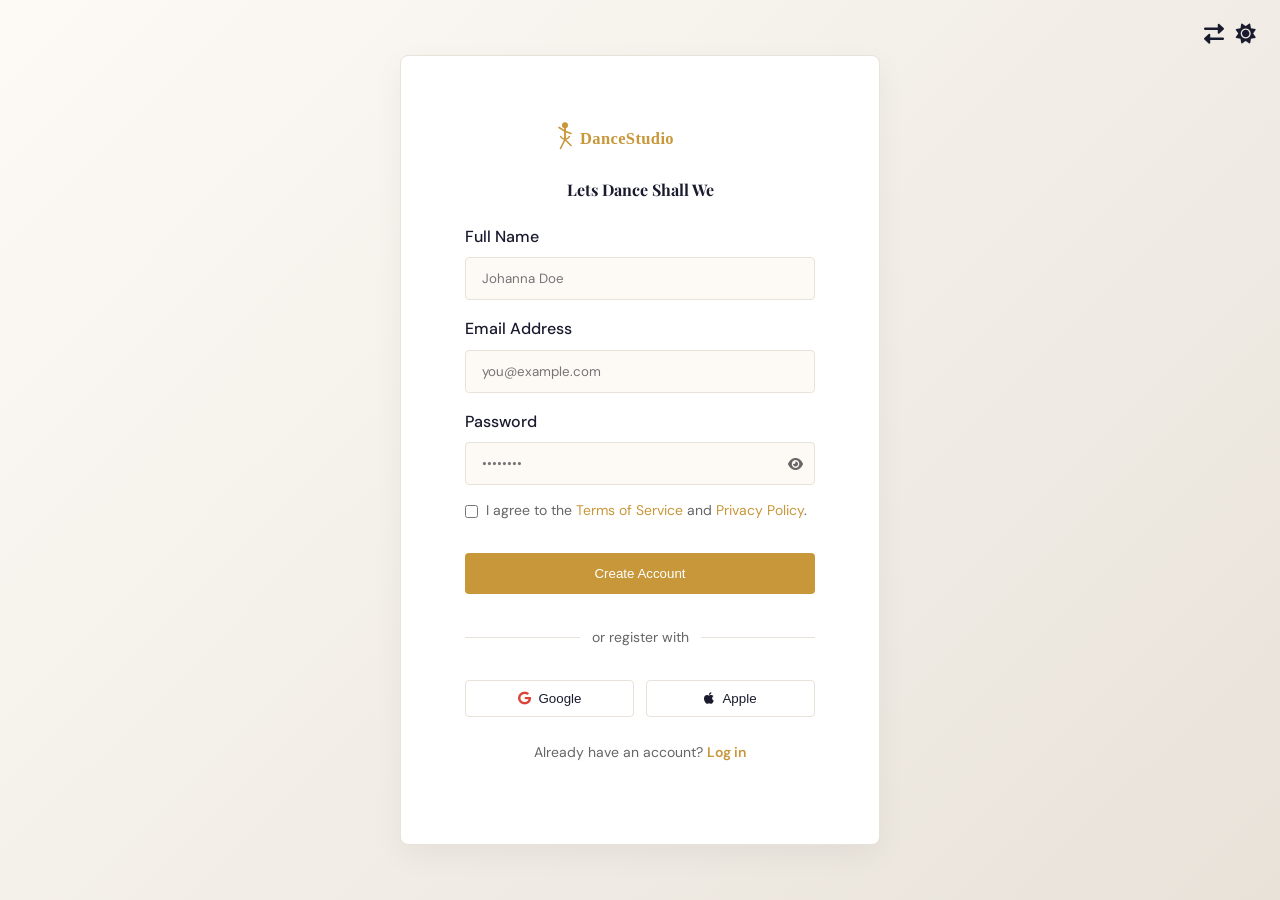
<file: register.html>
<!DOCTYPE html>
<html lang="en" dir="ltr" data-theme="light">

<head>
  <meta charset="UTF-8">
  <meta name="viewport" content="width=device-width, initial-scale=1.0">
  <title>DanceStudio | Register</title>
  <link rel="icon" type="image/svg+xml" href="assets/images/favicon.svg">
  <meta name="description" content="Create your DanceStudio account">
  <link
    href="https://fonts.googleapis.com/css2?family=Playfair+Display:ital,wght@0,400;0,700;1,400&family=DM+Sans:wght@300;400;500;600&display=swap"
    rel="stylesheet">
  <link rel="stylesheet" href="assets/css/style.css">
  <link rel="stylesheet" href="https://cdnjs.cloudflare.com/ajax/libs/font-awesome/6.0.0/css/all.min.css">
  <link rel="stylesheet" href="assets/css/rtl.css">
</head>

<body class="auth-page">

  <!-- Auth Theme/RTL Controls (Simplified) -->
  <div style="position: fixed; top: 24px; right: 24px; display: flex; gap: 12px; z-index: 1000;">
    <button class="btn-icon rtl-toggle" aria-label="Toggle RTL" title="Toggle RTL"><i class="fa-solid fa-right-left"></i></button>
    <button class="btn-icon theme-toggle" aria-label="Toggle dark mode" title="Toggle Theme"><i class="fa-solid fa-moon"></i></button>
  </div>

  <div class="auth-card fade-in-up">
    <a href="index.html" class="logo" style="display: flex; justify-content: center; margin-bottom: 24px; width: 100%;">
      <img src="assets/images/logo.svg" alt="DanceStudio" style="height: 36px; width: auto; margin-left: 35px;">
    </a>
    <h3 style="font-size: 1rem; margin-bottom: 24px;">Lets Dance Shall We</h3>

    <form id="register-form" action="dashboard.html">
      <div class="form-group">
        <label for="name" class="form-label">Full Name</label>
        <input type="text" id="name" class="form-control" placeholder="Johanna Doe" required>
      </div>

      <div class="form-group">
        <label for="email" class="form-label">Email Address</label>
        <input type="email" id="email" class="form-control" placeholder="you@example.com" required>
      </div>

      <div class="form-group">
        <label for="password" class="form-label">Password</label>
        <div class="password-input">
          <input type="password" id="password" class="form-control" placeholder="••••••••" required>
          <button type="button" class="btn-eye" aria-label="Toggle password visibility"><i class="fa-solid fa-eye"></i></button>
        </div>
      </div>

      <div class="form-group" style="text-align: left; display: flex; align-items: flex-start; gap: 8px;">
        <input type="checkbox" id="terms" required style="margin-top: 4px;">
        <label for="terms" style="font-size: 0.875rem; color: var(--text-muted); line-height: 1.4;">
          I agree to the <a href="#" style="color: var(--primary);">Terms of Service</a> and <a href="#"
            style="color: var(--primary);">Privacy Policy</a>.
        </label>
      </div>

      <button type="submit" class="btn btn-primary mt-4" style="width: 100%;">Create Account</button>
    </form>

    <div class="auth-divider">or register with</div>

    <div class="social-auth" style="grid-template-columns: repeat(3, 1fr);">
      <button class="btn-social" aria-label="Login with Google">
        <i class="fab fa-google" style="color: #DB4437;"></i> Google
      </button>
      <button class="btn-social" aria-label="Login with Apple">
        <i class="fab fa-apple"></i> Apple
      </button>

    </div>

    <p style="margin-top: 24px; font-size: 0.875rem;">
      Already have an account? <a href="login.html" style="color: var(--primary); font-weight: 600;">Log in</a>
    </p>
  </div>

  <script src="assets/js/main.js"></script>
</body>

</html>
</file>
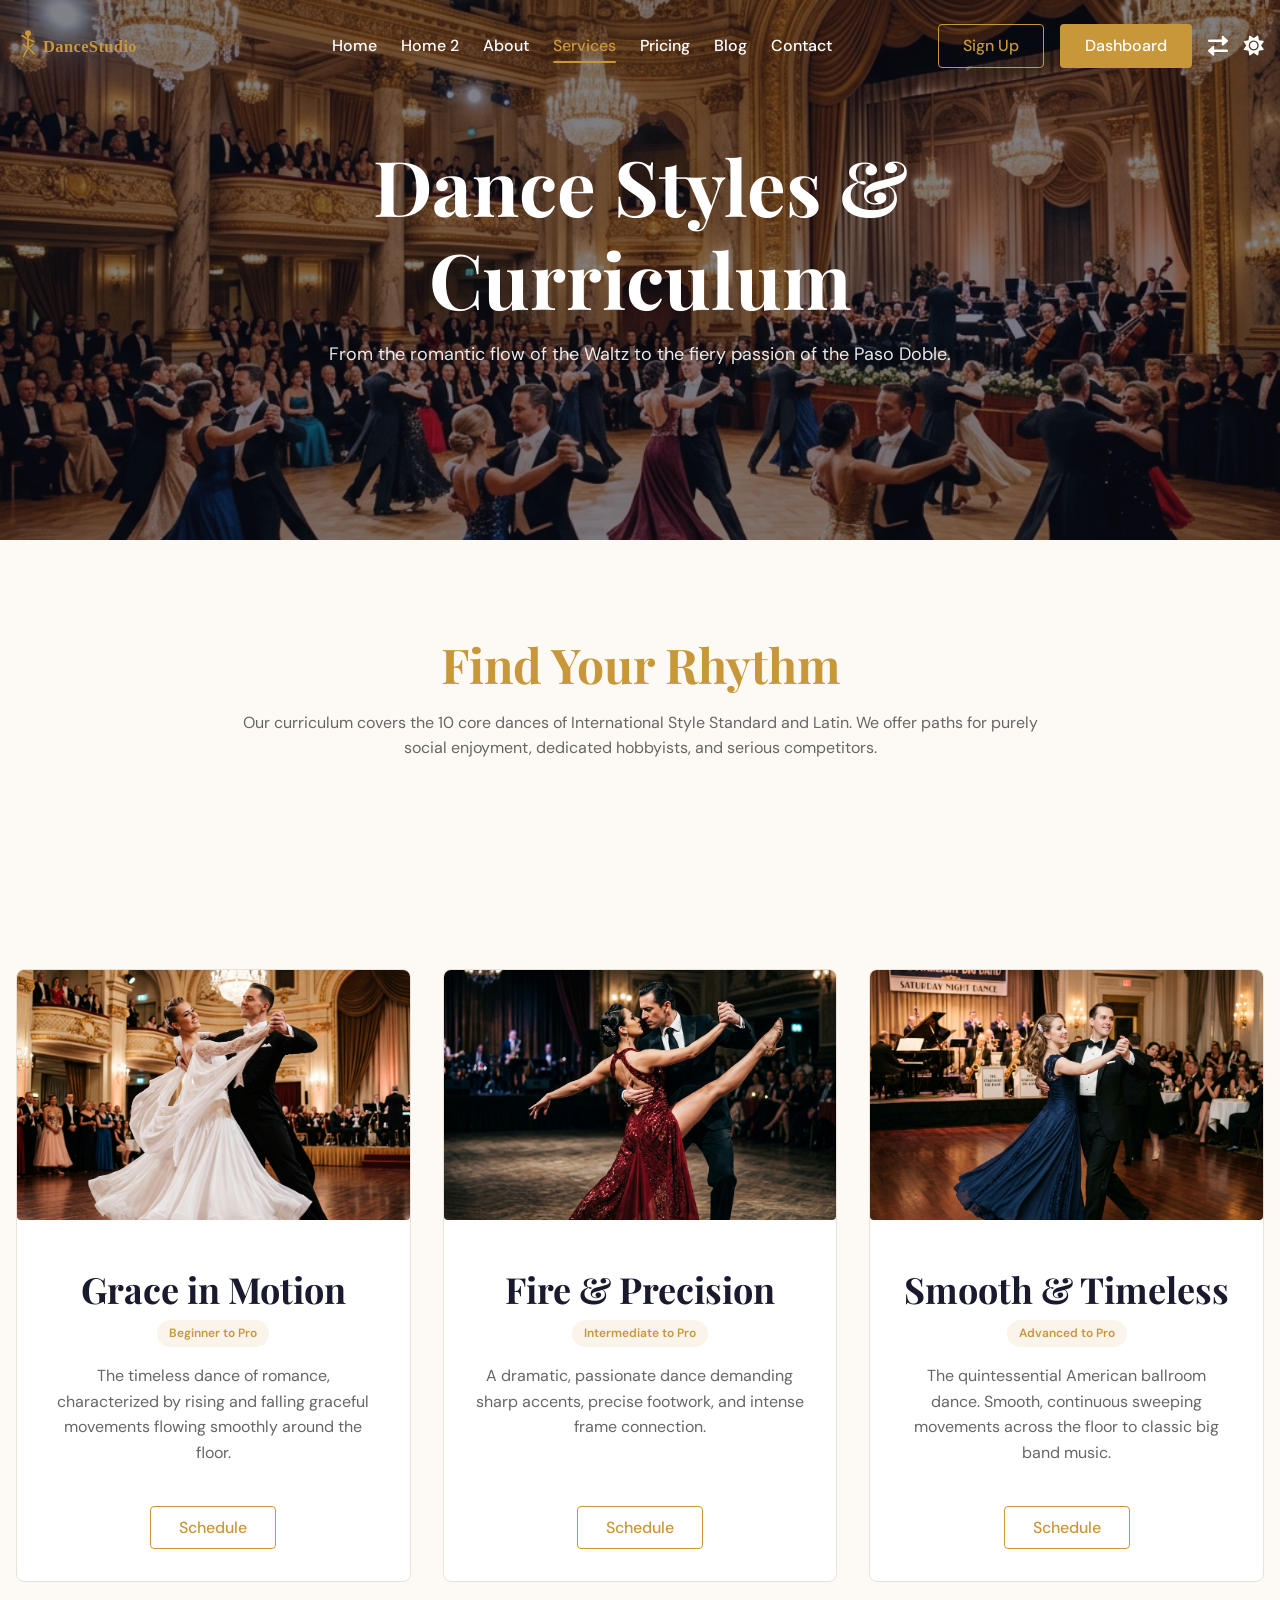
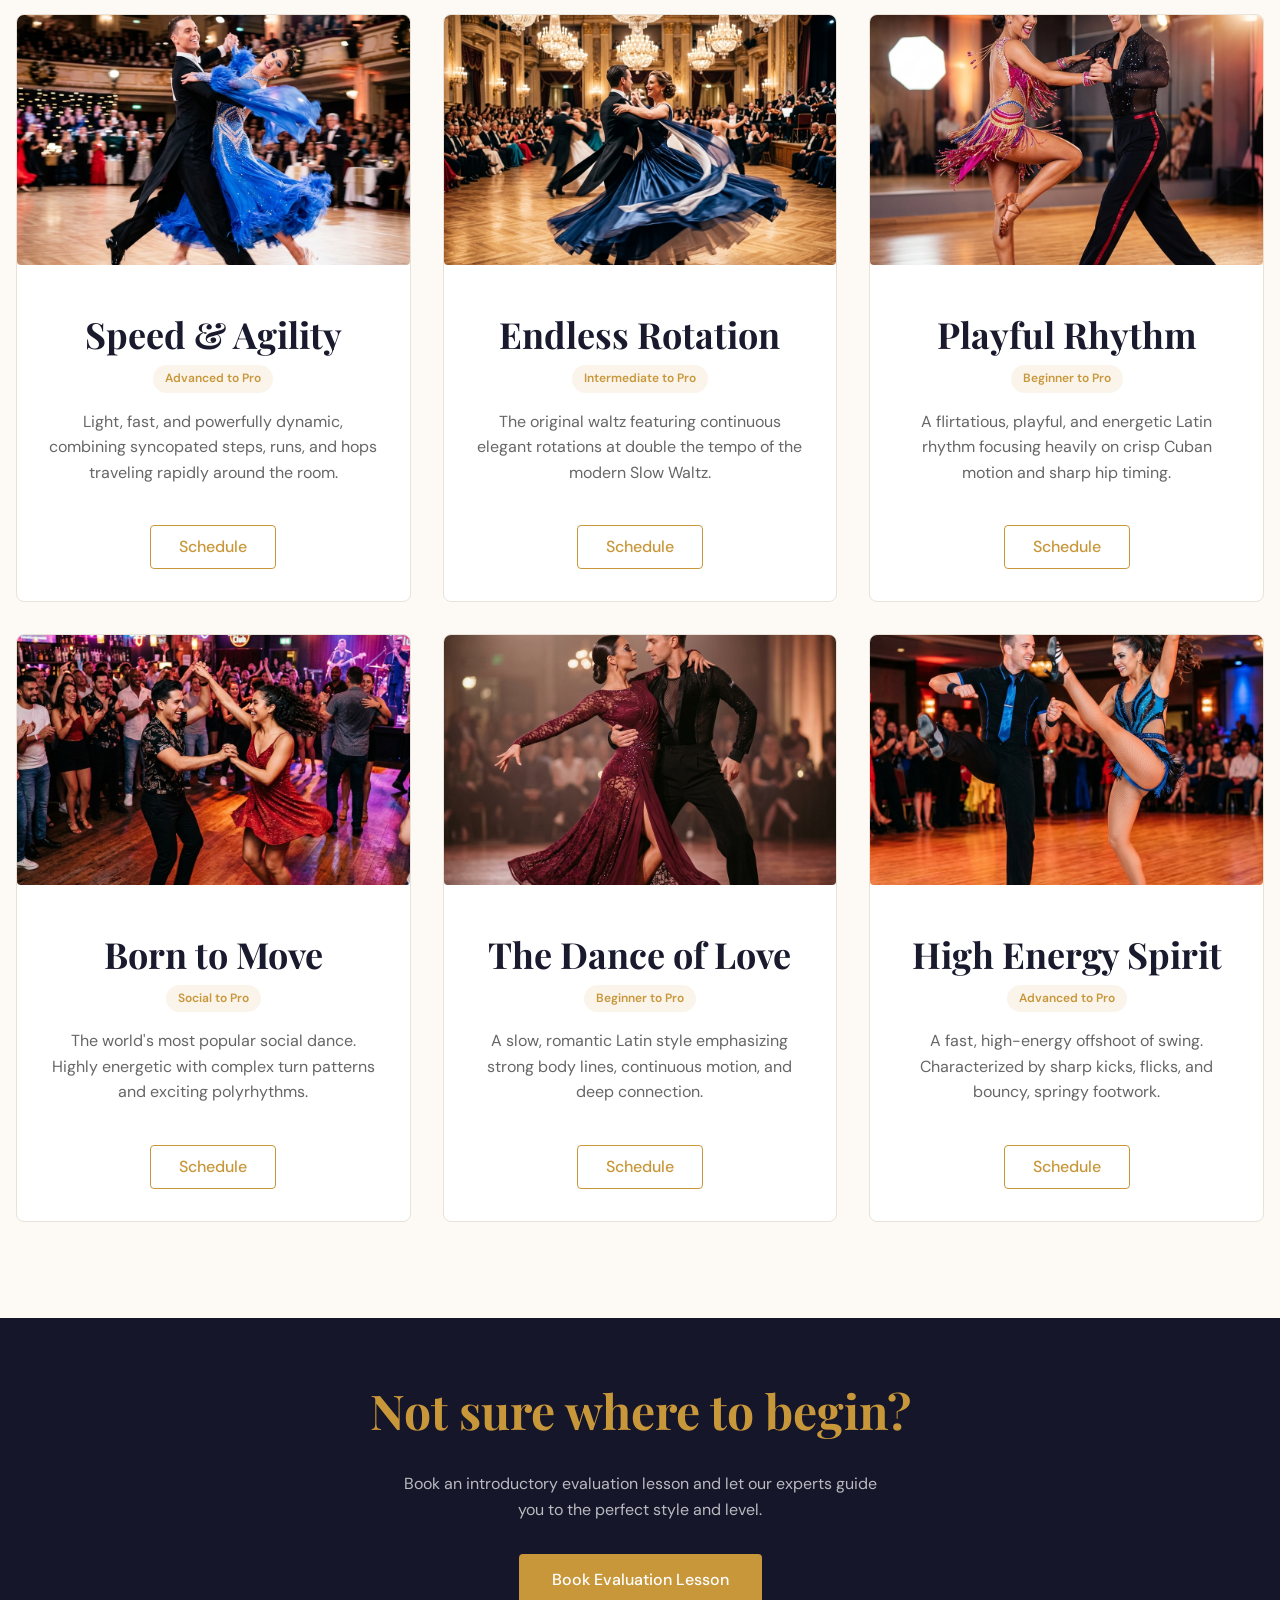
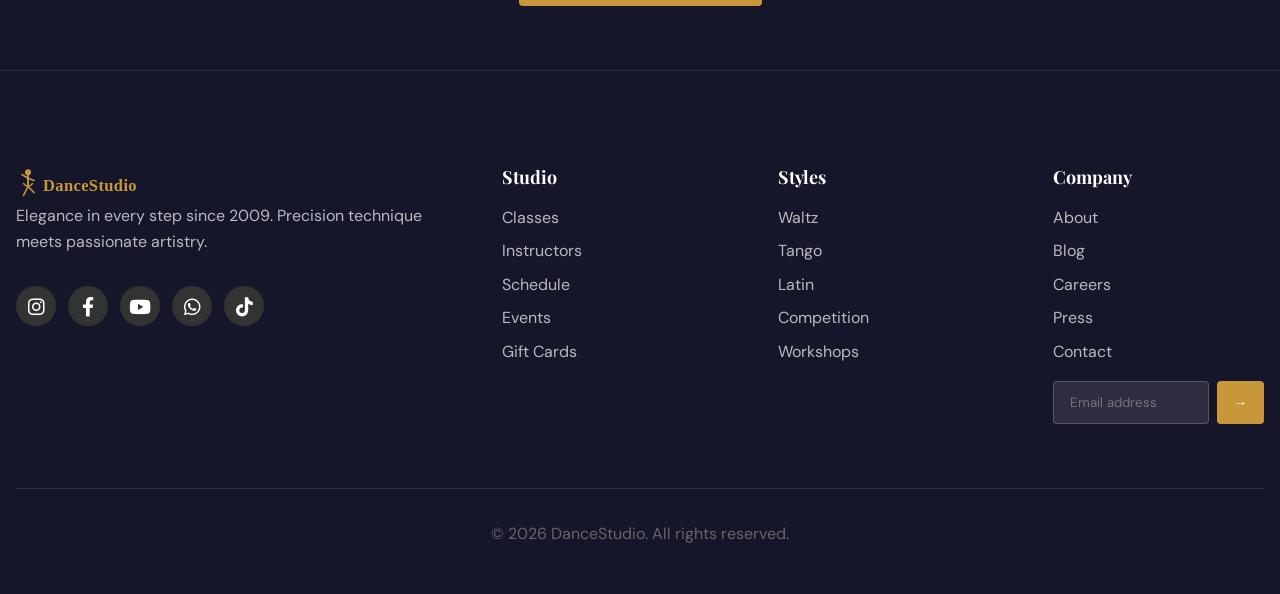
<file: services.html>
<!DOCTYPE html>
<html lang="en" dir="ltr" data-theme="light">

<head>
  <meta charset="UTF-8">
  <meta name="viewport" content="width=device-width, initial-scale=1.0">
  <title>DanceStudio | Programs</title>
  <link rel="icon" type="image/svg+xml" href="assets/images/favicon.svg">
  <meta name="description" content="Discover our luxury ballroom programs.">
  <link
    href="https://fonts.googleapis.com/css2?family=Playfair+Display:ital,wght@0,400;0,700;1,400&family=DM+Sans:wght@300;400;500;600&display=swap"
    rel="stylesheet">
  <link rel="stylesheet" href="assets/css/style.css">
  <link rel="stylesheet" href="https://cdnjs.cloudflare.com/ajax/libs/font-awesome/6.0.0/css/all.min.css">
  <link rel="stylesheet" href="assets/css/rtl.css">
</head>

<body>

  <!-- Drawer Nav -->
  <div class="drawer-overlay"></div>
  <nav class="nav-drawer">
    <button class="drawer-close" aria-label="Close menu">&times;</button>
    <div class="drawer-links">
      <a href="index.html">Home</a>
      <a href="home2.html">Home 2</a>
      <a href="about.html">About</a>
      <a href="services.html" class="active">Services</a>
      <a href="pricing.html">Pricing</a>
      <a href="blog.html">Blog</a>
      <a href="contact.html">Contact</a>
    </div>
    <div class="drawer-actions">
      <div class="drawer-toggles">
        <button class="btn-icon rtl-toggle" aria-label="Toggle RTL" title="Toggle RTL"><i
            class="fa-solid fa-right-left"></i></button>
        <button class="btn-icon theme-toggle" aria-label="Toggle dark mode" title="Toggle Theme"><i
            class="fa-solid fa-moon"></i></button>
      </div>
      <a href="login.html" class="btn btn-outline" style="padding: 8px 24px;">Sign Up</a>
      <a href="dashboard.html" class="btn btn-primary" style="padding: 8px 24px;">Dashboard</a>
    </div>
  </nav>

  <!-- Main Nav -->
  <nav class="navbar">
    <div class="container">
      <a href="index.html" class="logo">
        <img src="assets/images/logo.svg" alt="DanceStudio" style="height: 36px; width: auto;">
      </a>
      <div class="nav-links">
        <a href="index.html">Home</a>
        <a href="home2.html">Home 2</a>
        <a href="about.html">About</a>
        <a href="services.html" class="active">Services</a>
        <a href="pricing.html">Pricing</a>
        <a href="blog.html">Blog</a>
        <a href="contact.html">Contact</a>
      </div>
      <div class="nav-actions">
        <a href="login.html" class="btn btn-outline" style="padding: 8px 24px;">Sign Up</a>
        <a href="dashboard.html" class="btn btn-primary" style="padding: 8px 24px;">Dashboard</a>
        <button class="btn-icon rtl-toggle" aria-label="Toggle RTL" title="Toggle RTL"><i
            class="fa-solid fa-right-left"></i></button>
        <button class="btn-icon theme-toggle" aria-label="Toggle dark mode" title="Toggle Theme"><i
            class="fa-solid fa-moon"></i></button>
      </div>
      <button class="hamburger" aria-label="Open menu"><i class="fa-solid fa-bars"></i></button>
    </div>
  </nav>

  <!-- Section 1: Hero -->
  <section class="hero"
    style="background-image: url('assets/images/service_hero.png'); min-height: 500px; height: 60vh;">
    <div class="container">
      <div class="hero-content">
        <h1 class="fade-in-up" style="transition-delay: 150ms;">Dance Styles &<br>Curriculum</h1>
        <p class="fade-in-up" style="transition-delay: 300ms;">From the romantic flow of the Waltz to the fiery passion
          of the Paso Doble.</p>
      </div>
    </div>
  </section>

  <!-- Section 2: Intro -->
  <section class="section-padding pb-0 text-center">
    <div class="container">
      <div class="fade-in-up" style="max-width: 800px; margin: 0 auto;">
        <h2 class="text-primary">Find Your Rhythm</h2>
        <p>Our curriculum covers the 10 core dances of International Style Standard and Latin. We offer paths for purely
          social enjoyment, dedicated hobbyists, and serious competitors.</p>
      </div>
    </div>
  </section>

  <!-- Section 3: Styles Grid -->
  <section class="section-padding">
    <div class="container">
      <div class="grid" style="grid-template-columns: repeat(autofit, minmax(300px, 1fr));">

        <div class="card fade-in-up" style="padding: 0; overflow: hidden; display: flex; flex-direction: column;">
          <img src="assets/images/service_waltz.png" alt="Waltz" class="card-img">
          <div
            style="padding: var(--spacing-6); display: flex; flex-direction: column; align-items: center; text-align: center; flex: 1;">
            <h3 class="card-title">Grace in Motion</h3>
            <div class="mb-2"><span class="service-level">Beginner to Pro</span></div>
            <p>The timeless dance of romance, characterized by rising and falling graceful movements flowing smoothly
              around the floor.</p>
            <div style="margin-top: auto; padding-top: var(--spacing-5);">
              <a href="pricing.html" class="btn btn-outline" style="padding: 8px 28px;">Schedule</a>
            </div>
          </div>
        </div>

        <div class="card fade-in-up" style="padding: 0; overflow: hidden; display: flex; flex-direction: column;">
          <img src="assets/images/service_tango.png" alt="Tango" class="card-img">
          <div
            style="padding: var(--spacing-6); display: flex; flex-direction: column; align-items: center; text-align: center; flex: 1;">
            <h3 class="card-title">Fire & Precision</h3>
            <div class="mb-2"><span class="service-level">Intermediate to Pro</span></div>
            <p>A dramatic, passionate dance demanding sharp accents, precise footwork, and intense frame connection.</p>
            <div style="margin-top: auto; padding-top: var(--spacing-5);">
              <a href="pricing.html" class="btn btn-outline" style="padding: 8px 28px;">Schedule</a>
            </div>
          </div>
        </div>

        <div class="card fade-in-up" style="padding: 0; overflow: hidden; display: flex; flex-direction: column;">
          <img src="assets/images/service_foxtrot.png" alt="Foxtrot" class="card-img">
          <div
            style="padding: var(--spacing-6); display: flex; flex-direction: column; align-items: center; text-align: center; flex: 1;">
            <h3 class="card-title">Smooth & Timeless</h3>
            <div class="mb-2"><span class="service-level">Advanced to Pro</span></div>
            <p>The quintessential American ballroom dance. Smooth, continuous sweeping movements across the floor to
              classic big band music.</p>
            <div style="margin-top: auto; padding-top: var(--spacing-5);">
              <a href="pricing.html" class="btn btn-outline" style="padding: 8px 28px;">Schedule</a>
            </div>
          </div>
        </div>

        <div class="card fade-in-up" style="padding: 0; overflow: hidden; display: flex; flex-direction: column;">
          <img src="assets/images/service_quickstep.png" alt="Quickstep" class="card-img">
          <div
            style="padding: var(--spacing-6); display: flex; flex-direction: column; align-items: center; text-align: center; flex: 1;">
            <h3 class="card-title">Speed & Agility</h3>
            <div class="mb-2"><span class="service-level">Advanced to Pro</span></div>
            <p>Light, fast, and powerfully dynamic, combining syncopated steps, runs, and hops traveling rapidly around
              the room.</p>
            <div style="margin-top: auto; padding-top: var(--spacing-5);">
              <a href="pricing.html" class="btn btn-outline" style="padding: 8px 28px;">Schedule</a>
            </div>
          </div>
        </div>

        <div class="card fade-in-up" style="padding: 0; overflow: hidden; display: flex; flex-direction: column;">
          <img src="assets/images/service_viennese_waltz.png" alt="Viennese Waltz" class="card-img">
          <div
            style="padding: var(--spacing-6); display: flex; flex-direction: column; align-items: center; text-align: center; flex: 1;">
            <h3 class="card-title">Endless Rotation</h3>
            <div class="mb-2"><span class="service-level">Intermediate to Pro</span></div>
            <p>The original waltz featuring continuous elegant rotations at double the tempo of the modern Slow Waltz.
            </p>
            <div style="margin-top: auto; padding-top: var(--spacing-5);">
              <a href="pricing.html" class="btn btn-outline" style="padding: 8px 28px;">Schedule</a>
            </div>
          </div>
        </div>

        <div class="card fade-in-up" style="padding: 0; overflow: hidden; display: flex; flex-direction: column;">
          <img src="assets/images/service_chacha.png" alt="Cha-Cha" class="card-img">
          <div
            style="padding: var(--spacing-6); display: flex; flex-direction: column; align-items: center; text-align: center; flex: 1;">
            <h3 class="card-title">Playful Rhythm</h3>
            <div class="mb-2"><span class="service-level">Beginner to Pro</span></div>
            <p>A flirtatious, playful, and energetic Latin rhythm focusing heavily on crisp Cuban motion and sharp hip
              timing.</p>
            <div style="margin-top: auto; padding-top: var(--spacing-5);">
              <a href="pricing.html" class="btn btn-outline" style="padding: 8px 28px;">Schedule</a>
            </div>
          </div>
        </div>

        <div class="card fade-in-up" style="padding: 0; overflow: hidden; display: flex; flex-direction: column;">
          <img src="assets/images/service_salsa.png" alt="Salsa" class="card-img">
          <div
            style="padding: var(--spacing-6); display: flex; flex-direction: column; align-items: center; text-align: center; flex: 1;">
            <h3 class="card-title">Born to Move</h3>
            <div class="mb-2"><span class="service-level">Social to Pro</span></div>
            <p>The world's most popular social dance. Highly energetic with complex turn patterns and exciting
              polyrhythms.</p>
            <div style="margin-top: auto; padding-top: var(--spacing-5);">
              <a href="pricing.html" class="btn btn-outline" style="padding: 8px 28px;">Schedule</a>
            </div>
          </div>
        </div>

        <div class="card fade-in-up" style="padding: 0; overflow: hidden; display: flex; flex-direction: column;">
          <img src="assets/images/service_rumba.png" alt="Rumba" class="card-img">
          <div
            style="padding: var(--spacing-6); display: flex; flex-direction: column; align-items: center; text-align: center; flex: 1;">
            <h3 class="card-title">The Dance of Love</h3>
            <div class="mb-2"><span class="service-level">Beginner to Pro</span></div>
            <p>A slow, romantic Latin style emphasizing strong body lines, continuous motion, and deep connection.</p>
            <div style="margin-top: auto; padding-top: var(--spacing-5);">
              <a href="pricing.html" class="btn btn-outline" style="padding: 8px 28px;">Schedule</a>
            </div>
          </div>
        </div>

        <div class="card fade-in-up" style="padding: 0; overflow: hidden; display: flex; flex-direction: column;">
          <img src="assets/images/service_jive.png" alt="Jive" class="card-img">
          <div
            style="padding: var(--spacing-6); display: flex; flex-direction: column; align-items: center; text-align: center; flex: 1;">
            <h3 class="card-title">High Energy Spirit</h3>
            <div class="mb-2"><span class="service-level">Advanced to Pro</span></div>
            <p>A fast, high-energy offshoot of swing. Characterized by sharp kicks, flicks, and bouncy, springy
              footwork.</p>
            <div style="margin-top: auto; padding-top: var(--spacing-5);">
              <a href="pricing.html" class="btn btn-outline" style="padding: 8px 28px;">Schedule</a>
            </div>
          </div>
        </div>

      </div>
    </div>
  </section>

  <!-- Section 4: CTA Banner -->
  <section class="cta-banner fade-in-up" style="background: var(--surface-dark);">
    <div class="container" style="display: flex; flex-direction: column; align-items: center; text-align: center;">
      <h2 style="color: var(--primary);">Not sure where to begin?</h2>
      <p class="mb-6" style="max-width: 500px; color: rgba(255,255,255,0.7);">Book an introductory evaluation
        lesson and let our experts guide you to the perfect style and level.</p>
      <a href="contact.html" class="btn btn-primary">Book Evaluation Lesson</a>
    </div>
  </section>
  <!-- Footer -->
  <footer class="footer">
    <div class="container">
      <div class="footer-grid fade-in-up">
        <div style="text-align: inherit;">
          <a href="index.html" class="logo">
            <img src="assets/images/logo.svg" alt="DanceStudio" style="height: 36px; width: auto;">
          </a>
          <p class="footer-desc">Elegance in every step since 2009. Precision technique meets passionate artistry.</p>
          <div class="social-icons">
            <a href="#" class="social-icon instagram" aria-label="Instagram"><i class="fab fa-instagram"></i></a>
            <a href="#" class="social-icon facebook" aria-label="Facebook"><i class="fab fa-facebook-f"></i></a>
            <a href="#" class="social-icon youtube" aria-label="YouTube"><i class="fab fa-youtube"></i></a>
            <a href="#" class="social-icon whatsapp" aria-label="WhatsApp"><i class="fab fa-whatsapp"></i></a>
            <a href="#" class="social-icon tiktok" aria-label="TikTok"><i class="fab fa-tiktok"></i></a>
          </div>
        </div>
        <div>
          <h4 class="footer-heading">Studio</h4>
          <ul class="footer-links">
            <li><a href="services.html">Classes</a></li>
            <li><a href="home2.html">Instructors</a></li>
            <li><a href="#">Schedule</a></li>
            <li><a href="#">Events</a></li>
            <li><a href="#">Gift Cards</a></li>
          </ul>
        </div>
        <div>
          <h4 class="footer-heading">Styles</h4>
          <ul class="footer-links">
            <li><a href="services.html">Waltz</a></li>
            <li><a href="services.html">Tango</a></li>
            <li><a href="services.html">Latin</a></li>
            <li><a href="services.html">Competition</a></li>
            <li><a href="services.html">Workshops</a></li>
          </ul>
        </div>
        <div>
          <h4 class="footer-heading">Company</h4>
          <ul class="footer-links">
            <li><a href="about.html">About</a></li>
            <li><a href="blog.html">Blog</a></li>
            <li><a href="#">Careers</a></li>
            <li><a href="#">Press</a></li>
            <li><a href="contact.html">Contact</a></li>
          </ul>
          <form class="newsletter-form mt-4">
            <input type="email" class="form-control" placeholder="Email address" required>
            <button type="submit" class="btn btn-primary" style="padding: 12px 16px;">&rarr;</button>
          </form>
        </div>
      </div>
      <div class="footer-bottom fade-in-up">
        <p>&copy; 2026 DanceStudio. All rights reserved.</p>
      </div>
    </div>
  </footer>

  <button class="back-to-top" aria-label="Back to top">↑</button>
  <script src="assets/js/main.js"></script>
</body>

</html>
</file>
<file: assets/css/style.css>
/* 1. CSS Custom Properties (:root tokens) */
:root {
  --primary: #C8973A;
  --secondary: #1A1A2E;
  --accent-ivory: #FAF6F0;
  --bg-light: #FDFAF6;
  --bg-dark: #0E0E1C;
  --surface-dark: #16162A;
  --font-display: 'Playfair Display', serif;
  --font-body: 'DM Sans', sans-serif;
  --text-dark: #1A1A2E;
  --text-light: #F0EDE8;
  --border-light: #E8E2D9;
  --border-dark: #2A2A42;
  --spacing-1: 4px;
  --spacing-2: 8px;
  --spacing-3: 12px;
  --spacing-4: 16px;
  --spacing-5: 24px;
  --spacing-6: 32px;
  --spacing-7: 48px;
  --spacing-8: 64px;
  --spacing-9: 96px;
  --container-width: 1280px;
}

:root {
  --bg-color: var(--bg-light);
  --surface-color: #FFFFFF;
  --text-color: var(--text-dark);
  --text-muted: #666666;
  --border-color: var(--border-light);
  --overlay-bg: rgba(14, 14, 28, 0.52);
  --card-hover-border: rgba(200, 151, 58, 0.5);
}

[data-theme="dark"] {
  --bg-color: var(--bg-dark);
  --surface-color: var(--surface-dark);
  --text-color: var(--text-light);
  --text-muted: #A0A0B0;
  --border-color: var(--border-dark);
  --overlay-bg: rgba(14, 14, 28, 0.70);
  --card-hover-border: rgba(200, 151, 58, 0.5);
}

/* 2. Reset & Base */
*,
*::before,
*::after {
  box-sizing: border-box;
  margin: 0;
  padding: 0;
}

html {
  scroll-behavior: smooth;
}

body {
  font-family: var(--font-body);
  background-color: var(--bg-color);
  color: var(--text-color);
  line-height: 1.6;
  transition: background-color 0.3s ease, color 0.3s ease;
  overflow-x: hidden;
}

a {
  text-decoration: none;
  color: inherit;
}

ul {
  list-style: none;
}

img {
  max-width: 100%;
  height: auto;
  display: block;
}

/* 3. Typography */
h1,
h2,
h3,
h4,
h5,
h6 {
  font-family: var(--font-display);
  font-weight: 700;
  line-height: 1.2;
  margin-bottom: var(--spacing-4);
}

h1 {
  font-size: clamp(2.5rem, 5vw, 4.5rem);
}

h2 {
  font-size: clamp(2rem, 4vw, 3rem);
}

h3 {
  font-size: clamp(1.5rem, 3vw, 2.25rem);
}

p {
  margin-bottom: var(--spacing-4);
  color: var(--text-muted);
}

/* 4. Utilities */
.container {
  width: 100%;
  max-width: var(--container-width);
  margin: 0 auto;
  padding: 0 var(--spacing-4);
}

.text-center {
  text-align: center;
}

.text-primary {
  color: var(--primary);
}

.mb-1 {
  margin-bottom: var(--spacing-1);
}

.mb-2 {
  margin-bottom: var(--spacing-2);
}

.mb-4 {
  margin-bottom: var(--spacing-4);
}

.mb-6 {
  margin-bottom: var(--spacing-6);
}

.mb-8 {
  margin-bottom: var(--spacing-8);
}

.mt-2 {
  margin-top: var(--spacing-2);
}

.mt-4 {
  margin-top: var(--spacing-4);
}

.mt-6 {
  margin-top: var(--spacing-6);
}

.mt-8 {
  margin-top: var(--spacing-8);
}

.mt-12 {
  margin-top: var(--spacing-9);
}

.section-padding {
  padding: var(--spacing-9) 0;
}

/* 5. Navbar */
.navbar {
  position: fixed;
  top: 0;
  left: 0;
  width: 100%;
  z-index: 1000;
  transition: all 0.3s ease;
  padding: var(--spacing-5) 0;
  background: transparent;
}

.navbar.scrolled {
  background: var(--surface-color);
  padding: var(--spacing-3) 0;
  box-shadow: 0 4px 20px rgba(0, 0, 0, 0.05);
}

[data-theme="dark"] .navbar {
  background: var(--surface-dark);
  border-bottom: 1px solid var(--border-dark);
  color: var(--text-light);
}

[data-theme="dark"] .navbar.scrolled {
  background: rgba(22, 22, 42, 0.97);
  backdrop-filter: blur(12px);
  border-bottom: 1px solid var(--primary);
}

.navbar .container {
  display: flex;
  align-items: center;
  justify-content: space-between;
}

.nav-drawer,
.drawer-overlay {
  display: none;
}

.logo {
  font-family: var(--font-display);
  font-size: 1.5rem;
  font-weight: 700;
  color: #fff;
}

.navbar.scrolled .logo,
.navbar.scrolled .btn-icon,
[data-theme="dark"] .navbar .logo,
[data-theme="dark"] .navbar .btn-icon {
  color: var(--text-color);
}

.nav-links {
  display: flex;
  gap: var(--spacing-5);
  align-items: center;
}

.nav-links a {
  font-weight: 500;
  color: #fff;
  transition: color 0.3s ease;
  position: relative;
}

.navbar.scrolled .nav-links a,
[data-theme="dark"] .navbar .nav-links a {
  color: var(--text-color);
}

.nav-links a:hover,
.nav-links a.active,
.drawer-links a.active {
  color: var(--primary);
}

.nav-links a.active::after {
  content: '';
  position: absolute;
  left: 0;
  bottom: -4px;
  width: 100%;
  height: 2px;
  background: var(--primary);
  border-radius: 2px;
}

.nav-actions {
  display: flex;
  align-items: center;
  gap: var(--spacing-4);
  color: #fff;
  /* Default for transparent state */
}

.hamburger {
  display: none;
  background: none;
  border: none;
  color: #fff;
  /* Default for hero overlay */
  font-size: 1.5rem;
  cursor: pointer;
}

.navbar.scrolled .hamburger,
[data-theme="dark"] .navbar .hamburger {
  color: var(--text-color);
}

/* 6. Hero */
.hero {
  background-size: cover;
  background-position: center;
  min-height: 600px;
  height: 100vh;
  position: relative;
  display: flex;
  align-items: center;
  text-align: center;
  color: #fff;
}

.hero::before {
  content: '';
  position: absolute;
  inset: 0;
  background: var(--overlay-bg);
  z-index: 1;
}

.hero-content {
  position: relative;
  z-index: 2;
  max-width: 800px;
  margin: 0 auto;
}

.hero h1 {
  color: #fff;
  margin-bottom: var(--spacing-4);
  font-size: clamp(3rem, 6vw, 5rem);
}

.hero p {
  color: rgba(255, 255, 255, 0.9);
  font-size: 1.125rem;
  margin-bottom: var(--spacing-6);
}

/* 7. Cards & Grid */
.grid {
  display: grid;
  grid-template-columns: repeat(3, 1fr);
  gap: var(--spacing-6);
}

.card {
  display: flex;
  flex-direction: column;
  align-items: center;
  text-align: center;
  background: var(--surface-color);
  border: 1px solid var(--border-color);
  padding: var(--spacing-6);
  border-radius: 8px;
  transition: all 0.3s ease;
}

.card:hover {
  transform: translateY(-6px);
  box-shadow: 0 20px 50px rgba(200, 151, 58, 0.2);
  border-color: var(--card-hover-border);
}

.card-icon {
  font-size: 2.5rem;
  color: var(--primary);
  margin-bottom: var(--spacing-4);
}

.card-title {
  margin-bottom: var(--spacing-2);
}

.card-img {
  width: 100%;
  height: 250px;
  object-fit: cover;
  border-radius: 4px;
  margin-bottom: var(--spacing-4);
}

/* 8. Buttons */
.btn {
  display: inline-block;
  padding: 12px 32px;
  font-weight: 500;
  border-radius: 4px;
  transition: all 0.3s ease;
  cursor: pointer;
  border: 1px solid transparent;
}

.btn-primary {
  background: var(--primary);
  color: #fff;
}

.btn-primary:hover {
  background: #A67B2A;
  transform: translateY(-2px);
  box-shadow: 0 10px 20px rgba(200, 151, 58, 0.3);
}

.btn-outline {
  background: transparent;
  color: var(--primary);
  border-color: var(--primary);
}

.btn-outline:hover {
  background: var(--primary);
  color: #fff;
  transform: translateY(-2px);
}

.btn-icon {
  background: none;
  border: none;
  color: inherit;
  cursor: pointer;
  font-size: 1.25rem;
  display: flex;
  align-items: center;
  justify-content: center;
  transition: color 0.3s ease;
}

.btn-icon:hover {
  color: var(--primary);
}

/* 9. Footer */
.footer {
  background: var(--surface-dark);
  color: #fff;
  padding: var(--spacing-9) 0 var(--spacing-6);
  border-top: 1px solid #2A2A42;
}

.footer-grid {
  display: grid;
  grid-template-columns: 2fr 1fr 1fr 1fr;
  gap: var(--spacing-8);
  margin-bottom: var(--spacing-8);
}

.footer-logo {
  font-family: var(--font-display);
  font-size: 1.5rem;
  font-weight: 700;
  color: #fff;
  margin-bottom: var(--spacing-2);
  display: block;
}

.footer-desc {
  color: rgba(255, 255, 255, 0.7);
  margin-bottom: var(--spacing-6);
}

.footer-heading {
  font-size: 1.125rem;
  color: #fff;
  margin-bottom: var(--spacing-4);
}

.footer-links li {
  margin-bottom: var(--spacing-2);
}

.footer-links a {
  color: rgba(255, 255, 255, 0.7);
  position: relative;
  transition: color 0.3s ease;
}

.footer-links a::after {
  content: '';
  position: absolute;
  left: 0;
  bottom: -2px;
  height: 1px;
  width: 0;
  background: var(--primary);
  transition: width 0.3s ease;
}

.footer-links a:hover {
  color: var(--primary);
}

.footer-links a:hover::after {
  width: 100%;
}

.footer-bottom {
  text-align: center;
  padding-top: var(--spacing-6);
  border-top: 1px solid rgba(255, 255, 255, 0.1);
  color: rgba(255, 255, 255, 0.5);
}

/* 10. Social Icons */
.social-icons {
  display: flex;
  gap: var(--spacing-3);
}

.social-icon {
  width: 40px;
  height: 40px;
  border-radius: 50%;
  display: flex;
  align-items: center;
  justify-content: center;
  color: #fff;
  font-size: 1.2rem;
  transition: all 0.3s ease;
  background: #333;
}

.social-icon:hover {
  transform: scale(1.15);
}

.social-icon.instagram:hover {
  background: linear-gradient(45deg, #E1306C, #F77737, #FCAF45);
  box-shadow: 0 0 15px rgba(225, 48, 108, 0.5);
}

.social-icon.facebook:hover {
  background: #1877F2;
  box-shadow: 0 0 15px rgba(24, 119, 242, 0.5);
}

.social-icon.youtube:hover {
  background: #FF0000;
  box-shadow: 0 0 15px rgba(255, 0, 0, 0.5);
}

.social-icon.whatsapp:hover {
  background: #25D366;
  box-shadow: 0 0 15px rgba(37, 211, 102, 0.5);
}

.social-icon.tiktok:hover {
  background: linear-gradient(45deg, #010101, #69C9D0);
  box-shadow: 0 0 15px rgba(105, 201, 208, 0.5);
}

/* 11. Forms */
.form-group {
  margin-bottom: var(--spacing-4);
  text-align: left;
  width: 100%;
}

.form-label {
  display: block;
  margin-bottom: var(--spacing-2);
  font-weight: 500;
  color: var(--text-color);
}

.form-control {
  width: 100%;
  padding: 12px 16px;
  border: 1px solid var(--border-color);
  background: var(--bg-color);
  color: var(--text-color);
  border-radius: 4px;
  font-family: var(--font-body);
  transition: border-color 0.3s ease;
}

.form-control:focus {
  outline: none;
  border-color: var(--primary);
}

textarea.form-control {
  min-height: 120px;
  resize: vertical;
}

.newsletter-form {
  display: flex;
  gap: var(--spacing-2);
  margin-top: var(--spacing-4);
}

.newsletter-form .form-control {
  background: rgba(255, 255, 255, 0.1);
  border-color: rgba(255, 255, 255, 0.2);
  color: #fff;
}

.error-msg {
  color: #ff4d4f;
  font-size: 0.875rem;
  margin-top: var(--spacing-1);
  display: none;
}

/* 12. Map */
.map-container {
  width: 100%;
  min-height: 420px;
  background: #eee;
  position: relative;
  border-radius: 8px;
  overflow: hidden;
}

.map-container iframe {
  width: 100%;
  height: 100%;
  position: absolute;
  top: 0;
  left: 0;
  border: 0;
  filter: hue-rotate(35deg) saturate(0.6) brightness(1.1);
  /* Gold tint approx */
}

[data-theme="dark"] .map-container iframe {
  filter: invert(90%) hue-rotate(180deg) brightness(0.8) contrast(1.2) hue-rotate(35deg) saturate(0.6);
}

/* 13. Animations & Transitions */
.fade-in-up {
  opacity: 0;
  transform: translateY(30px);
  transition: opacity 0.8s ease, transform 0.8s ease;
}

.fade-in-up.visible {
  opacity: 1;
  transform: translateY(0);
}

@media (prefers-reduced-motion: reduce) {

  *,
  *::before,
  *::after {
    animation-duration: 0.01ms !important;
    animation-iteration-count: 1 !important;
    transition-duration: 0.01ms !important;
    scroll-behavior: auto !important;
  }
}

/* 14. Home 1 sections */
#particles-canvas {
  position: absolute;
  top: 0;
  left: 0;
  width: 100%;
  height: 100%;
  z-index: 1;
  pointer-events: none;
}

.about-split {
  display: grid;
  grid-template-columns: 1fr 1fr;
  gap: var(--spacing-8);
  align-items: center;
}

.about-img {
  width: 100%;
  border-radius: 8px;
  box-shadow: 0 20px 40px rgba(0, 0, 0, 0.1);
}

.cta-banner {
  background: var(--primary);
  color: #fff;
  padding: var(--spacing-8) 0;
  text-align: center;
}

.cta-banner h2 {
  color: #fff;
  margin-bottom: var(--spacing-6);
}

/* 15. Home 2 sections */
.gallery-strip {
  display: grid;
  grid-template-columns: repeat(3, 1fr);
  gap: var(--spacing-2);
}

.gallery-item {
  position: relative;
  overflow: hidden;
  aspect-ratio: 1;
  border-radius: 4px;
}

.gallery-item img {
  width: 100%;
  height: 100%;
  object-fit: cover;
  transition: transform 0.5s ease;
}

.gallery-overlay {
  position: absolute;
  inset: 0;
  background: rgba(200, 151, 58, 0.7);
  display: flex;
  align-items: center;
  justify-content: center;
  color: #fff;
  opacity: 0;
  transition: opacity 0.3s ease;
}

.gallery-item:hover img {
  transform: scale(1.1);
}

.gallery-item:hover .gallery-overlay {
  opacity: 1;
}

.event-card {
  display: flex;
  align-items: center;
  justify-content: space-between;
  background: var(--surface-color);
  border: 1px solid var(--border-color);
  border-radius: 8px;
  padding: var(--spacing-4) var(--spacing-6);
  margin-bottom: var(--spacing-4);
  transition: all 0.3s ease;
  gap: var(--spacing-4);
}

.event-details {
  flex: 1;
  text-align: center;
}

.event-card:hover {
  transform: translateX(6px);
  border-color: var(--primary);
  box-shadow: 0 10px 30px rgba(0, 0, 0, 0.05);
}

.event-date {
  font-size: 1.5rem;
  font-weight: 700;
  color: var(--primary);
  padding-right: var(--spacing-4);
  border-right: 1px solid var(--border-color);
  margin-right: var(--spacing-4);
  min-width: 80px;
  text-align: center;
}

.event-date span {
  display: block;
  font-size: 0.875rem;
  font-weight: 400;
  color: var(--text-muted);
}

.event-details flex {
  flex: 1;
}

/* 16. Services page */
.service-level {
  display: inline-block;
  padding: 4px 12px;
  background: rgba(200, 151, 58, 0.1);
  color: var(--primary);
  border-radius: 20px;
  font-size: 0.75rem;
  font-weight: 600;
  margin-bottom: var(--spacing-2);
}

/* 17. Blog page */
.blog-card {
  text-align: left;
  align-items: flex-start;
  padding: 0;
  overflow: hidden;
}

.blog-card:hover {
  transform: translateY(-6px);
}

.blog-card .card-content {
  padding: var(--spacing-5);
  display: flex;
  flex-direction: column;
  flex: 1;
}

.blog-meta {
  font-size: 0.875rem;
  color: var(--text-muted);
  margin-bottom: var(--spacing-2);
  display: flex;
  justify-content: space-between;
}

.blog-tag {
  color: var(--primary);
  font-weight: 600;
}

/* 18. Contact page */
.contact-grid {
  display: grid;
  grid-template-columns: 1fr 1fr;
  gap: var(--spacing-8);
}

.contact-info-card {
  display: flex;
  align-items: flex-start;
  margin-bottom: var(--spacing-4);
}

.contact-icon {
  width: 48px;
  height: 48px;
  background: rgba(200, 151, 58, 0.1);
  color: var(--primary);
  border-radius: 50%;
  display: flex;
  align-items: center;
  justify-content: center;
  font-size: 1.25rem;
  margin-right: var(--spacing-4);
}

/* 19. Pricing page */
.pricing-card {
  padding: var(--spacing-8) var(--spacing-6);
  position: relative;
}

.pricing-card.popular {
  border-color: var(--primary);
  transform: scale(1.05);
}

.pricing-card.popular:hover {
  transform: scale(1.05) translateY(-6px);
}

.popular-badge {
  position: absolute;
  top: -12px;
  background: var(--primary);
  color: #fff;
  padding: 4px 16px;
  border-radius: 20px;
  font-size: 0.75rem;
  font-weight: 600;
}

.price {
  font-size: 3rem;
  font-family: var(--font-display);
  font-weight: 700;
  color: var(--text-color);
  margin: var(--spacing-4) 0;
}

.price span {
  font-size: 1rem;
  color: var(--text-muted);
  font-family: var(--font-body);
  font-weight: 400;
}

.pricing-features {
  text-align: left;
  margin: var(--spacing-6) 0;
  width: 100%;
}

.pricing-features li {
  margin-bottom: var(--spacing-2);
  display: flex;
  align-items: center;
}

.pricing-features li i {
  color: var(--primary);
  margin-right: var(--spacing-2);
}

/* 20. Auth (Login / Register) */
.auth-page {
  min-height: 100vh;
  display: flex;
  align-items: center;
  justify-content: center;
  padding: var(--spacing-4);
  background: linear-gradient(135deg, var(--bg-color) 0%, var(--border-color) 100%);
}

.auth-card {
  background: var(--surface-color);
  border: 1px solid var(--border-color);
  border-radius: 8px;
  padding: var(--spacing-8);
  width: 100%;
  max-width: 480px;
  box-shadow: 0 10px 30px rgba(0, 0, 0, 0.05);
  text-align: center;
}

.auth-logo {
  font-family: var(--font-display);
  font-size: 2rem;
  font-weight: 700;
  color: var(--text-color);
  margin-bottom: var(--spacing-6);
  display: block;
}

.auth-card .btn {
  width: 100%;
}

.social-auth {
  display: flex;
  gap: var(--spacing-3);
  margin-top: var(--spacing-4);
}

.btn-social {
  flex: 1;
  display: flex;
  align-items: center;
  justify-content: center;
  gap: var(--spacing-2);
  padding: 10px;
  border: 1px solid var(--border-color);
  background: transparent;
  color: var(--text-color);
  border-radius: 4px;
  cursor: pointer;
  transition: all 0.3s ease;
}

.btn-social:hover {
  background: var(--bg-color);
  border-color: var(--primary);
}

.auth-divider {
  display: flex;
  align-items: center;
  margin: var(--spacing-6) 0;
  color: var(--text-muted);
  font-size: 0.875rem;
}

.auth-divider::before,
.auth-divider::after {
  content: '';
  flex: 1;
  height: 1px;
  background: var(--border-color);
}

.auth-divider::before {
  margin-right: var(--spacing-3);
}

.auth-divider::after {
  margin-left: var(--spacing-3);
}

.password-input {
  position: relative;
}

.btn-eye {
  position: absolute;
  right: 12px;
  top: 50%;
  transform: translateY(-50%);
  background: none;
  border: none;
  color: var(--text-muted);
  cursor: pointer;
}

.auth-options {
  display: flex;
  justify-content: space-between;
  align-items: center;
  margin-top: 12px;
}

.remember-me {
  display: flex;
  align-items: center;
  gap: 8px;
  white-space: nowrap;
}

.remember-me input[type="checkbox"] {
  width: 16px;
  height: 16px;
  cursor: pointer;
}

.remember-me label {
  font-size: 0.75rem;
  color: var(--text-muted);
  cursor: pointer;
}

.forgot-password {
  font-size: 0.75rem;
  color: var(--primary);
  font-weight: 500;
  white-space: nowrap;
}

/* 21. Dashboard */
.dashboard-layout {
  display: flex;
  min-height: 100vh;
}

.dashboard-sidebar {
  width: 250px;
  background: var(--surface-color);
  color: var(--text-color);
  display: flex;
  flex-direction: column;
  position: fixed;
  height: 100vh;
  left: 0;
  top: 0;
  padding: var(--spacing-6) 0;
  z-index: 100;
  border-right: 1px solid var(--border-color);
}

.dashboard-logo {
  font-family: var(--font-display);
  font-size: 1.5rem;
  font-weight: 700;
  color: var(--text-color);
  padding: 0 var(--spacing-6);
  margin-bottom: var(--spacing-8);
}

.sidebar-nav {
  flex: 1;
}

.sidebar-link {
  display: flex;
  align-items: center;
  padding: 12px var(--spacing-6);
  color: var(--text-color);
  transition: all 0.3s ease;
  cursor: pointer;
  opacity: 0.8;
}

.sidebar-link i {
  margin-right: var(--spacing-3);
  font-size: 1.1rem;
}

.sidebar-link:hover,
.sidebar-link.active {
  color: var(--primary);
  opacity: 1;
  background: rgba(200, 151, 58, 0.1);
  border-left: 3px solid var(--primary);
}

.dashboard-main {
  flex: 1;
  margin-left: 250px;
  background: var(--bg-color);
  min-height: 100vh;
}

.dashboard-header {
  height: 70px;
  background: var(--surface-color);
  border-bottom: 1px solid var(--border-color);
  display: flex;
  align-items: center;
  justify-content: space-between;
  padding: 0 var(--spacing-6);
  position: sticky;
  top: 0;
  z-index: 90;
}

.dashboard-header .hamburger,
.dashboard-header .nav-actions {
  color: var(--text-color);
}

.user-profile {
  display: flex;
  align-items: center;
  gap: var(--spacing-3);
}

.avatar {
  width: 40px;
  height: 40px;
  border-radius: 50%;
  object-fit: cover;
}

.dashboard-content {
  padding: var(--spacing-6);
}

.dashboard-section {
  display: none;
}

.dashboard-section.active {
  display: block;
}

.db-banner {
  background: linear-gradient(135deg, var(--primary), #A67B2A);
  padding: var(--spacing-6);
  border-radius: 12px;
  display: flex;
  justify-content: space-between;
  align-items: center;
  color: #fff;
  margin-bottom: var(--spacing-7);
  box-shadow: 0 10px 30px rgba(200, 151, 58, 0.2);
}

.banner-stats {
  display: flex;
  gap: var(--spacing-6);
}

.stat-item {
  text-align: center;
}

.stat-val {
  display: block;
  font-size: 2rem;
  font-weight: 700;
  line-height: 1;
}

.stat-lbl {
  font-size: 0.75rem;
  text-transform: uppercase;
  letter-spacing: 1px;
  opacity: 0.8;
}

@media (max-width: 768px) {
  .db-banner {
    flex-direction: column;
    text-align: center;
    gap: var(--spacing-4);
  }
}

.db-card {
  background: var(--surface-color);
  border: 1px solid var(--border-color);
  border-radius: 8px;
  padding: var(--spacing-6);
  margin-bottom: var(--spacing-6);
}

.booking-grid {
  grid-template-columns: 1.2fr 1fr !important;
}

.packages-grid {
  grid-template-columns: repeat(2, 1fr) !important;
}

.profile-grid {
  grid-template-columns: 1fr 1fr !important;
  gap: 16px !important;
}

@media (max-width: 1024px) {

  .booking-grid,
  .packages-grid,
  .profile-grid {
    grid-template-columns: 1fr !important;
  }
}

.calendar-grid {
  display: grid;
  grid-template-columns: repeat(7, 1fr);
  gap: 4px;
  text-align: center;
  margin-top: var(--spacing-4);
}

.calendar-day-header {
  font-weight: 600;
  color: var(--text-muted);
  padding: var(--spacing-2);
}

.calendar-day {
  aspect-ratio: 1;
  display: flex;
  align-items: center;
  justify-content: center;
  border-radius: 4px;
  cursor: pointer;
  transition: all 0.3s ease;
  border: 1px solid transparent;
}

.calendar-day:hover {
  border-color: var(--primary);
}

.calendar-day.selected {
  background: var(--primary);
  color: #fff;
}

.calendar-day.disabled {
  color: var(--border-color);
  cursor: not-allowed;
}

.time-slots {
  display: grid;
  grid-template-columns: repeat(3, 1fr);
  gap: var(--spacing-3);
  margin-top: var(--spacing-4);
}

.time-slot {
  padding: var(--spacing-2);
  border: 1px solid var(--border-color);
  border-radius: 4px;
  text-align: center;
  cursor: pointer;
  transition: all 0.3s ease;
}

.time-slot:hover {
  border-color: var(--primary);
  color: var(--primary);
}

.time-slot.selected {
  background: rgba(200, 151, 58, 0.1);
  border-color: var(--primary);
  color: var(--primary);
  font-weight: 600;
}

.instructor-list {
  display: grid;
  grid-template-columns: repeat(2, 1fr);
  gap: var(--spacing-4);
  margin-top: var(--spacing-4);
}

.instructor-card {
  display: flex;
  align-items: center;
  padding: var(--spacing-3);
  border: 1px solid var(--border-color);
  border-radius: 4px;
  cursor: pointer;
  transition: all 0.3s ease;
}

.instructor-card img {
  width: 50px;
  height: 50px;
  border-radius: 50%;
  margin-right: var(--spacing-3);
  object-fit: cover;
}

.instructor-card:hover,
.instructor-card.selected {
  border-color: var(--primary);
  background: rgba(200, 151, 58, 0.05);
}

.booking-summary {
  background: var(--bg-color);
  padding: var(--spacing-4);
  border-radius: 4px;
  margin-top: var(--spacing-4);
}

.progress-bar-container {
  height: 8px;
  background: var(--border-color);
  border-radius: 4px;
  overflow: hidden;
  margin: var(--spacing-2) 0;
}

.progress-bar {
  height: 100%;
  background: var(--primary);
  width: 0;
  transition: width 0.5s ease;
}

.competition-grid {
  grid-template-columns: repeat(2, 1fr) !important;
  gap: 32px;
}

.event-filters {
  display: flex;
  gap: var(--spacing-3);
  margin-bottom: var(--spacing-4);
}

.filter-btn {
  padding: 6px 16px;
  border: 1px solid var(--border-color);
  background: transparent;
  color: var(--text-color);
  border-radius: 20px;
  cursor: pointer;
  transition: all 0.3s ease;
}

.filter-btn.active,
.filter-btn:hover {
  background: var(--primary);
  color: #fff;
  border-color: var(--primary);
}

.badge-registered {
  background: #25D366;
  color: #fff;
  padding: 4px 8px;
  border-radius: 4px;
  font-size: 0.75rem;
  font-weight: 600;
}

/* 22. Dark Mode — [data-theme="dark"] */
/* Main tokens defined at top. Adjustments below */
[data-theme="dark"] .form-control {
  background: rgba(255, 255, 255, 0.05);
}

[data-theme="dark"] .btn-outline {
  border-color: var(--primary);
}

/* 23. Responsive — 1440 / 1024 / 768 / 360 */
@media (max-width: 1440px) {
  .grid {
    grid-template-columns: repeat(3, 1fr);
  }
}

@media (max-width: 1024px) {
  .grid {
    grid-template-columns: repeat(3, 1fr);
  }

  .footer-grid {
    grid-template-columns: 1fr 1fr;
  }

  .gallery-strip {
    grid-template-columns: repeat(3, 1fr);
  }

  h1 {
    font-size: 3.5rem;
  }

  /* Navbar Mobile Behavior starting at 1024 */
  .nav-links,
  .navbar .nav-actions {
    display: none;
  }

  .navbar .hamburger {
    display: block;
  }

  /* Mobile Nav Drawer */
  .nav-drawer {
    position: fixed;
    top: 0;
    left: -100%;
    width: 280px;
    height: 100vh;
    background: var(--surface-color);
    box-shadow: 5px 0 15px rgba(0, 0, 0, 0.1);
    z-index: 1001;
    transition: left 0.3s ease;
    padding: var(--spacing-6);
    display: flex;
    flex-direction: column;
  }

  .nav-drawer.open {
    left: 0;
  }

  .drawer-close {
    align-self: flex-end;
    font-size: 1.5rem;
    background: none;
    border: none;
    color: var(--text-color);
    cursor: pointer;
    margin-bottom: var(--spacing-4);
  }

  .drawer-links {
    display: flex;
    flex-direction: column;
    gap: var(--spacing-4);
  }

  .drawer-links a {
    font-size: 1.1rem;
    font-weight: 500;
  }

  .drawer-actions {
    margin-top: auto;
    display: flex;
    flex-direction: column;
    gap: var(--spacing-4);
    align-items: stretch;
  }

  .drawer-actions .btn {
    width: 100%;
    justify-content: center;
    white-space: nowrap;
  }

  .drawer-actions .btn-icon {
    width: fit-content;
  }

  .drawer-toggles {
    display: flex;
    gap: var(--spacing-4);
    margin-bottom: var(--spacing-2);
  }

  .drawer-overlay {
    position: fixed;
    inset: 0;
    background: rgba(0, 0, 0, 0.5);
    z-index: 1000;
    display: none;
  }

  .drawer-overlay.open {
    display: block;
  }
}

@media (max-width: 768px) {
  .dashboard-sidebar {
    transform: translateX(-100%);
    transition: transform 0.3s ease;
    position: fixed;
    top: 0;
    left: 0;
    height: 100vh;
    z-index: 1001;
    background: var(--surface-color);
    box-shadow: 2px 0 10px rgba(0, 0, 0, 0.1);
  }

  .dashboard-sidebar.open {
    transform: translateX(0);
  }

  .dashboard-main {
    margin-left: 0;
  }

  .dashboard-header .nav-actions {
    display: flex;
  }

  .grid {
    grid-template-columns: repeat(2, 1fr);
  }

  .about-split,
  .contact-grid {
    grid-template-columns: 1fr;
  }

  .footer-grid {
    grid-template-columns: 1fr 1fr;
  }

  .gallery-strip {
    grid-template-columns: repeat(2, 1fr);
  }

  .testimonials-grid,
  .instructors-grid,
  .pricing-grid {
    grid-template-columns: repeat(4, 1fr) !important;
  }

  .testimonials-grid .card,
  .instructors-grid .card,
  .pricing-grid .card {
    grid-column: span 2;
  }

  .testimonials-grid .card:nth-child(3),
  .instructors-grid .card:nth-child(3),
  .pricing-grid .card:nth-child(3) {
    grid-column: 2 / span 2;
  }

  .instructor-list,
  .time-slots {
    grid-template-columns: 1fr;
  }
}

@media (max-width: 600px) {
  .event-card {
    flex-direction: column;
    align-items: flex-start;
    padding: var(--spacing-5);
    text-align: left;
  }

  .event-details {
    text-align: left;
    padding: 0;
  }

  .event-date {
    border-right: none;
    border-bottom: 1px solid var(--border-color);
    margin-right: 0;
    margin-bottom: var(--spacing-4);
    min-width: 100%;
    padding-right: 0;
    padding-bottom: var(--spacing-2);
    text-align: left;
  }

  .event-filters {
    flex-wrap: wrap;
    gap: var(--spacing-2);
  }

  .dashboard-content {
    padding: var(--spacing-4);
  }

  .testimonials-grid,
  .instructors-grid,
  .pricing-grid,
  .competition-grid {
    grid-template-columns: 1fr !important;
    gap: var(--spacing-4);
  }

  .testimonials-grid .card,
  .instructors-grid .card,
  .pricing-grid .card,
  .competition-grid .card {
    grid-column: auto !important;
    max-width: 100%;
  }
}

[data-theme="dark"] .dashboard-sidebar {
  background: var(--surface-dark);
  color: #fff;
  border-right-color: var(--border-dark);
}

[data-theme="dark"] .dashboard-logo,
[data-theme="dark"] .sidebar-link {
  color: #fff;
}

[data-theme="dark"] .sidebar-link:hover,
[data-theme="dark"] .sidebar-link.active {
  color: var(--primary);
}

@media (max-width: 360px) {
  .auth-card {
    padding: var(--spacing-5); /* Reducing padding to 24px */
  }

  .auth-options {
    flex-direction: row; /* Ensure they stay on a single line */
    justify-content: space-between;
    width: 100%;
  }

  .remember-me, .forgot-password {
    white-space: nowrap; /* Prevent wrapping */
  }

  .grid {
    grid-template-columns: 1fr;
  }

  .footer-grid {
    grid-template-columns: 1fr;
  }

  .gallery-strip {
    grid-template-columns: 1fr;
  }

  h1 {
    font-size: 2.5rem;
  }

  .hero {
    min-height: 500px;
    height: auto;
    padding: 100px 0;
  }
}

/* 24. Back to Top */
.back-to-top {
  position: fixed;
  bottom: 24px;
  right: 24px;
  width: 48px;
  height: 48px;
  background: var(--primary);
  color: #fff;
  border-radius: 50%;
  display: flex;
  align-items: center;
  justify-content: center;
  box-shadow: 0 4px 12px rgba(0, 0, 0, 0.15);
  cursor: pointer;
  z-index: 1000;
  opacity: 0;
  visibility: hidden;
  transition: all 0.3s ease;
  border: none;
  font-size: 1.2rem;
}

.back-to-top.visible {
  opacity: 1;
  visibility: visible;
}

.back-to-top:hover {
  background: var(--secondary);
  transform: translateY(-4px);
}

/* 18. About Page & Instructor Styles */
.instructor-profile-card {
  padding: 0;
  overflow: hidden;
  text-align: left;
  align-items: flex-start;
}

.instructor-img-wrapper {
  width: 100%;
  height: 350px;
  overflow: hidden;
}

.instructor-img {
  width: 100%;
  height: 100%;
  object-fit: cover;
  transition: transform 0.5s ease;
}

.instructor-profile-card:hover .instructor-img {
  transform: scale(1.05);
}

.instructor-info {
  padding: var(--spacing-6);
  width: 100%;
}

.instructor-title {
  display: block;
  color: var(--primary);
  font-weight: 600;
  font-size: 0.9rem;
  text-transform: uppercase;
  letter-spacing: 1px;
  margin-bottom: var(--spacing-4);
}

.instructor-meta p {
  font-size: 0.9rem;
  margin-bottom: var(--spacing-2);
  display: flex;
  align-items: center;
  gap: var(--spacing-2);
  color: var(--text-color);
}

.instructor-meta i {
  color: var(--primary);
  width: 16px;
}

/* 19. FAQ Accordion */
.faq-container {
  display: flex;
  flex-direction: column;
  gap: var(--spacing-4);
}

.faq-item {
  border: 1px solid var(--border-color);
  border-radius: 8px;
  background: var(--surface-color);
  overflow: hidden;
  transition: all 0.3s ease;
}

.faq-item.active {
  border-color: var(--primary);
  box-shadow: 0 10px 30px rgba(200, 151, 58, 0.1);
}

.faq-question {
  width: 100%;
  padding: var(--spacing-5) var(--spacing-6);
  display: flex;
  justify-content: space-between;
  align-items: center;
  background: none;
  border: none;
  font-family: var(--font-display);
  font-size: 1.25rem;
  font-weight: 700;
  color: var(--text-color);
  cursor: pointer;
  text-align: left;
}

.faq-question i {
  font-size: 0.9rem;
  color: var(--primary);
  transition: transform 0.3s ease;
}

.faq-answer {
  max-height: 0;
  overflow: hidden;
  transition: max-height 0.3s ease, padding 0.3s ease;
  padding: 0 var(--spacing-6);
}

.faq-item.active .faq-answer {
  max-height: 200px;
  padding-bottom: var(--spacing-6);
}

/* 20. Class Schedule Section */
.schedule-grid {
  display: grid;
  grid-template-columns: repeat(auto-fit, minmax(280px, 1fr));
  gap: var(--spacing-6);
}

.schedule-card {
  background: var(--surface-color);
  border: 1px solid var(--border-color);
  padding: var(--spacing-6);
  border-radius: 12px;
  position: relative;
  transition: all 0.4s cubic-bezier(0.165, 0.84, 0.44, 1);
  text-align: left;
  display: flex;
  flex-direction: column;
  justify-content: space-between;
  border-left: 4px solid var(--primary);
}

.schedule-card:hover {
  transform: translateY(-8px);
  border-color: var(--primary);
  box-shadow: 0 20px 40px rgba(0, 0, 0, 0.08);
}

.schedule-dance {
  font-family: var(--font-display);
  font-size: 1.75rem;
  font-weight: 700;
  margin-bottom: var(--spacing-2);
  color: var(--text-color);
}

.schedule-time {
  font-weight: 500;
  color: var(--primary);
  margin-bottom: var(--spacing-4);
  display: flex;
  align-items: center;
  gap: var(--spacing-2);
}

.schedule-level {
  display: inline-block;
  padding: 4px 12px;
  background: rgba(200, 151, 58, 0.1);
  color: var(--primary);
  border-radius: 20px;
  font-size: 0.75rem;
  font-weight: 600;
  text-transform: uppercase;
  letter-spacing: 0.5px;
}

.schedule-card i {
  font-size: 1rem;
  opacity: 0.8;
}
</file>
<file: assets/css/rtl.css>
/* 1. Base direction */
[dir="rtl"] {
  direction: rtl;
  text-align: right;
}

[dir="rtl"] .text-center {
  text-align: center;
}

/* 2. Navbar RTL */
[dir="rtl"] .nav-links {
  flex-direction: row-reverse;
}

[dir="rtl"] .nav-actions {
  flex-direction: row-reverse;
}

/* 3. Hero RTL */
[dir="rtl"] .hero-content {
  text-align: right;
}

/* 4. Cards RTL */
[dir="rtl"] .card {
  text-align: right;
  align-items: flex-start;
}
[dir="rtl"] .card-icon {
  margin-right: 0;
  margin-left: var(--spacing-4);
}

[dir="rtl"] .blog-card {
  text-align: right;
  align-items: flex-start;
}

[dir="rtl"] .about-split {
  direction: rtl;
}

[dir="rtl"] .event-card {
  flex-direction: row-reverse;
  text-align: right;
}

[dir="rtl"] .event-date {
  padding-right: 0;
  padding-left: var(--spacing-4);
  border-right: none;
  border-left: 1px solid var(--border-color);
  margin-right: 0;
  margin-left: var(--spacing-4);
}

/* 5. Footer RTL */
[dir="rtl"] .footer-grid {
  direction: rtl;
  text-align: right;
}

[dir="rtl"] .footer-links a::after {
  right: 0;
  left: auto;
}

/* 6. Social Icons RTL */
[dir="rtl"] .social-icons {
  flex-direction: row; /* Usually social icons stay LTR or just flip order */
}

/* 7. Forms RTL */
[dir="rtl"] .form-group {
  text-align: right;
}

[dir="rtl"] .newsletter-form {
  flex-direction: row-reverse;
}

/* 8. Dashboard RTL */
[dir="rtl"] .dashboard-sidebar {
  left: auto;
  right: 0;
}

[dir="rtl"] .dashboard-main {
  margin-left: 0;
  margin-right: 250px;
}

[dir="rtl"] .sidebar-link i {
  margin-right: 0;
  margin-left: var(--spacing-3);
}

[dir="rtl"] .instructor-card img {
  margin-right: 0;
  margin-left: var(--spacing-3);
}

[dir="rtl"] .user-profile {
  flex-direction: row-reverse;
}

[dir="rtl"] .event-filters {
  flex-direction: row-reverse;
}

/* 9. Auth RTL */
[dir="rtl"] .auth-card {
  text-align: right;
}
[dir="rtl"] .btn-eye {
  right: auto;
  left: 12px;
}
[dir="rtl"] .auth-divider::before { margin-right: 0; margin-left: var(--spacing-3); }
[dir="rtl"] .auth-divider::after { margin-left: 0; margin-right: var(--spacing-3); }

/* 10. Responsive RTL */
@media (max-width: 1024px) {
}

@media (max-width: 768px) {
  [dir="rtl"] .dashboard-main {
    margin-right: 0;
  }
  [dir="rtl"] .dashboard-sidebar {
    transform: translateX(100%);
  }
  [dir="rtl"] .dashboard-sidebar.open {
    transform: translateX(0);
  }
  [dir="rtl"] .nav-drawer {
    left: -100%;
    right: auto;
    transition: left 0.3s ease;
  }
  [dir="rtl"] .nav-drawer.open {
    left: 0;
  }
  [dir="rtl"] .drawer-close {
    align-self: flex-end;
  }
}
</file>
